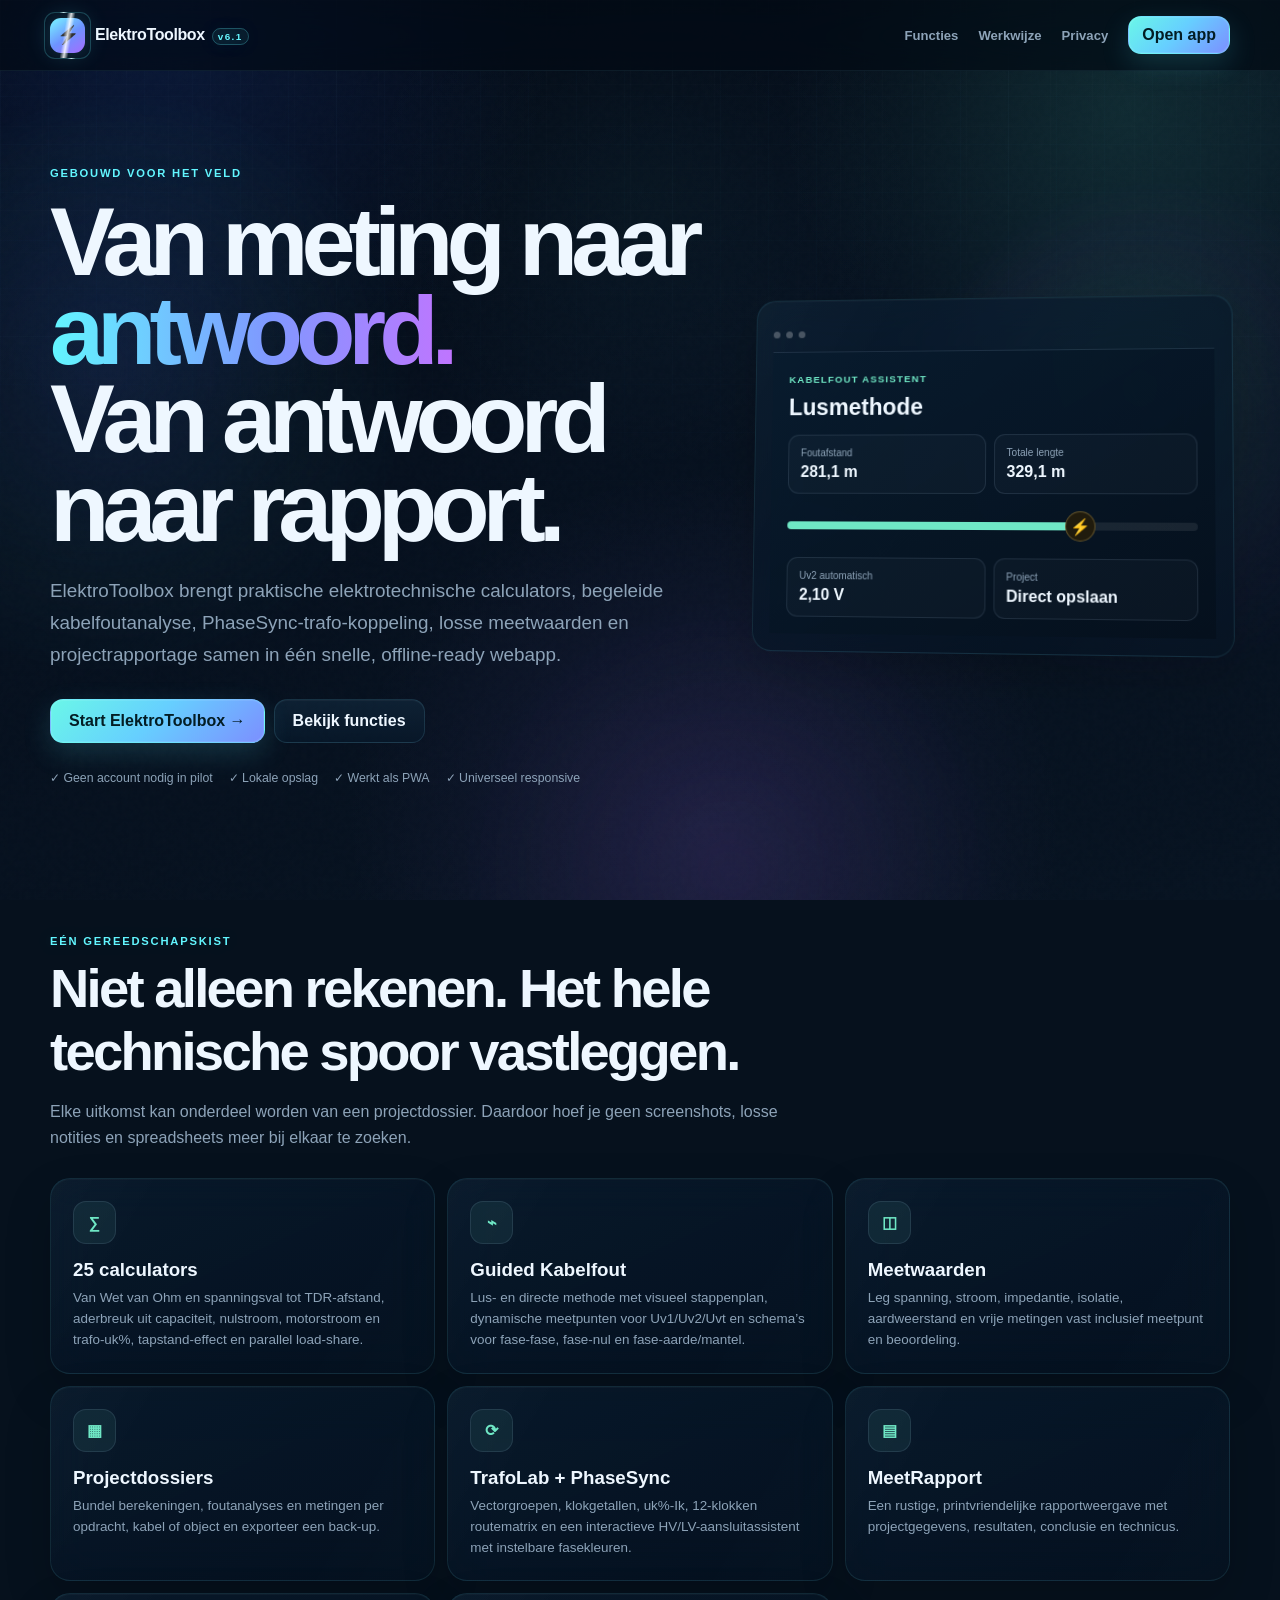
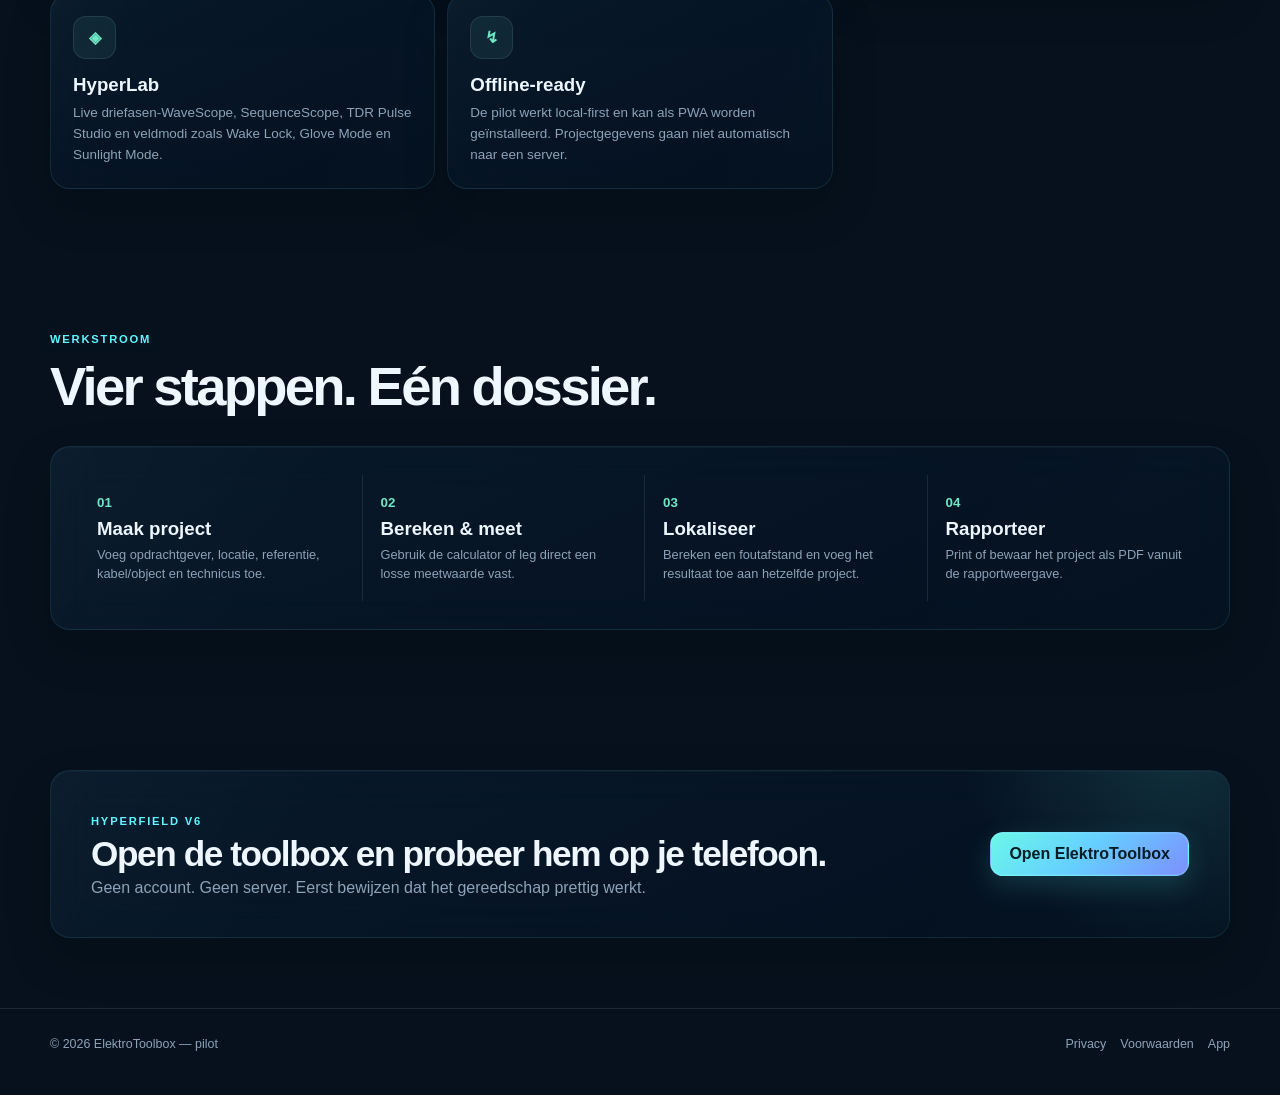
<file: index.html>
<!doctype html>
<html lang="nl" data-theme="dark">
<head>
  <meta charset="utf-8">
  <meta name="viewport" content="width=device-width,initial-scale=1">
  <meta name="theme-color" content="#06111d">
  <meta name="description" content="ElektroToolbox combineert elektrotechnische calculators, kabelfoutanalyse, metingen en projectrapportage in één snelle webapp.">
  <title>ElektroToolbox — rekenen, lokaliseren, rapporteren</title>
  <link rel="icon" href="assets/favicon.svg" type="image/svg+xml">
  <link rel="manifest" href="manifest.webmanifest">
  <link rel="stylesheet" href="assets/styles.css?v=6.1.1">
  <link rel="stylesheet" href="assets/v5-futuristic.css?v=6.1.1">
  <link rel="stylesheet" href="assets/v6-hyperfield.css?v=6.1.1">
</head>
<body class="site-body">
  <div class="app-bg" aria-hidden="true"></div>
  <div class="v5-fx" aria-hidden="true"><span class="v5-orb orb-a"></span><span class="v5-orb orb-b"></span><span class="v5-orb orb-c"></span><span class="v5-grid"></span><span class="v5-scan"></span><span class="v5-noise"></span></div>
  <header class="site-header"><div class="site-shell">
    <a class="brand" href="index.html"><span class="brand-mark"><span>⚡</span></span><span><b>Elektro</b>Toolbox <small>v6.1</small></span></a>
    <nav class="site-nav"><a href="#functies">Functies</a><a href="#workflow">Werkwijze</a><a href="privacy.html">Privacy</a><a class="btn btn-primary btn-compact" href="app.html">Open app</a></nav>
  </div></header>

  <main>
    <section class="site-shell hero">
      <div class="hero-copy">
        <span class="eyebrow">Gebouwd voor het veld</span>
        <h1>Van meting naar <span>antwoord.</span><br>Van antwoord naar rapport.</h1>
        <p>ElektroToolbox brengt praktische elektrotechnische calculators, begeleide kabelfoutanalyse, PhaseSync-trafo-koppeling, losse meetwaarden en projectrapportage samen in één snelle, offline-ready webapp.</p>
        <div class="hero-actions"><a class="btn btn-primary btn-large" href="app.html">Start ElektroToolbox →</a><a class="btn btn-secondary btn-large" href="#functies">Bekijk functies</a></div>
        <div class="hero-proof"><span>✓ Geen account nodig in pilot</span><span>✓ Lokale opslag</span><span>✓ Werkt als PWA</span><span>✓ Universeel responsive</span></div>
      </div>
      <div class="card hero-preview" aria-hidden="true">
        <div class="preview-top"><span class="preview-dot"></span><span class="preview-dot"></span><span class="preview-dot"></span></div>
        <div class="preview-screen">
          <span class="preview-label">KABELFOUT ASSISTENT</span>
          <div class="preview-title">Lusmethode</div>
          <div class="preview-metrics"><div><small>Foutafstand</small><strong>281,1 m</strong></div><div><small>Totale lengte</small><strong>329,1 m</strong></div></div>
          <div class="preview-cable"></div>
          <div class="preview-metrics"><div><small>Uv2 automatisch</small><strong>2,10 V</strong></div><div><small>Project</small><strong>Direct opslaan</strong></div></div>
        </div>
      </div>
    </section>

    <section class="site-section" id="functies"><div class="site-shell">
      <div class="section-title"><span class="eyebrow">Eén gereedschapskist</span><h2>Niet alleen rekenen. Het hele technische spoor vastleggen.</h2><p>Elke uitkomst kan onderdeel worden van een projectdossier. Daardoor hoef je geen screenshots, losse notities en spreadsheets meer bij elkaar te zoeken.</p></div>
      <div class="feature-grid">
        <article class="card feature-card"><span>∑</span><h3>25 calculators</h3><p>Van Wet van Ohm en spanningsval tot TDR-afstand, aderbreuk uit capaciteit, nulstroom, motorstroom en trafo-uk%, tapstand-effect en parallel load-share.</p></article>
        <article class="card feature-card"><span>⌁</span><h3>Guided Kabelfout</h3><p>Lus- en directe methode met visueel stappenplan, dynamische meetpunten voor Uv1/Uv2/Uvt en schema’s voor fase-fase, fase-nul en fase-aarde/mantel.</p></article>
        <article class="card feature-card"><span>◫</span><h3>Meetwaarden</h3><p>Leg spanning, stroom, impedantie, isolatie, aardweerstand en vrije metingen vast inclusief meetpunt en beoordeling.</p></article>
        <article class="card feature-card"><span>▦</span><h3>Projectdossiers</h3><p>Bundel berekeningen, foutanalyses en metingen per opdracht, kabel of object en exporteer een back-up.</p></article>
        <article class="card feature-card"><span>⟳</span><h3>TrafoLab + PhaseSync</h3><p>Vectorgroepen, klokgetallen, uk%-Ik, 12-klokken routematrix en een interactieve HV/LV-aansluitassistent met instelbare fasekleuren.</p></article><article class="card feature-card"><span>▤</span><h3>MeetRapport</h3><p>Een rustige, printvriendelijke rapportweergave met projectgegevens, resultaten, conclusie en technicus.</p></article>
        <article class="card feature-card"><span>◈</span><h3>HyperLab</h3><p>Live driefasen-WaveScope, SequenceScope, TDR Pulse Studio en veldmodi zoals Wake Lock, Glove Mode en Sunlight Mode.</p></article>
        <article class="card feature-card"><span>↯</span><h3>Offline-ready</h3><p>De pilot werkt local-first en kan als PWA worden geïnstalleerd. Projectgegevens gaan niet automatisch naar een server.</p></article>
      </div>
    </div></section>

    <section class="site-section" id="workflow"><div class="site-shell">
      <div class="section-title"><span class="eyebrow">Werkstroom</span><h2>Vier stappen. Eén dossier.</h2></div>
      <div class="card workflow-band"><div><small>01</small><h3>Maak project</h3><p>Voeg opdrachtgever, locatie, referentie, kabel/object en technicus toe.</p></div><div><small>02</small><h3>Bereken & meet</h3><p>Gebruik de calculator of leg direct een losse meetwaarde vast.</p></div><div><small>03</small><h3>Lokaliseer</h3><p>Bereken een foutafstand en voeg het resultaat toe aan hetzelfde project.</p></div><div><small>04</small><h3>Rapporteer</h3><p>Print of bewaar het project als PDF vanuit de rapportweergave.</p></div></div>
    </div></section>

    <section class="site-section"><div class="site-shell"><div class="card cta-card"><div><span class="eyebrow">Hyperfield v6</span><h2>Open de toolbox en probeer hem op je telefoon.</h2><p>Geen account. Geen server. Eerst bewijzen dat het gereedschap prettig werkt.</p></div><a class="btn btn-primary btn-large" href="app.html">Open ElektroToolbox</a></div></div></section>
  </main>

  <footer class="site-footer"><div class="site-shell"><span>© 2026 ElektroToolbox — pilot</span><nav><a href="privacy.html">Privacy</a><a href="voorwaarden.html">Voorwaarden</a><a href="app.html">App</a></nav></div></footer>
  <script>if(localStorage.getItem('elektrotoolbox_v6')||localStorage.getItem('elektrotoolbox_v5')||localStorage.getItem('elektrotoolbox_v4')||localStorage.getItem('elektrotoolbox_v3')||localStorage.getItem('elektrotoolbox_v2')){try{const s=JSON.parse(localStorage.getItem('elektrotoolbox_v6')||localStorage.getItem('elektrotoolbox_v5')||localStorage.getItem('elektrotoolbox_v4')||localStorage.getItem('elektrotoolbox_v3')||localStorage.getItem('elektrotoolbox_v2'));document.documentElement.dataset.theme=s.settings?.theme==='light'?'light':'dark';}catch(e){}}</script>
</body>
</html>
</file>
<file: assets/styles.css>
:root{
  --bg:#06111d;--bg-2:#0a1726;--panel:rgba(15,31,49,.78);--panel-solid:#0e2033;--panel-2:#12283f;
  --text:#eef7ff;--muted:#8da3b8;--line:rgba(169,206,232,.12);--line-strong:rgba(169,206,232,.2);
  --accent:#6fe7c5;--accent-2:#6bb5ff;--warning:#ffd46a;--danger:#ff7e88;--ok:#72e79d;
  --shadow:0 18px 50px rgba(0,0,0,.25);--radius:20px;--radius-sm:13px;--topbar:72px;
}
html[data-theme="light"]{--bg:#edf4f8;--bg-2:#f7fafc;--panel:rgba(255,255,255,.88);--panel-solid:#fff;--panel-2:#f4f8fb;--text:#112435;--muted:#5e7182;--line:rgba(20,52,75,.1);--line-strong:rgba(20,52,75,.18);--shadow:0 18px 44px rgba(43,74,96,.12)}
*{box-sizing:border-box}html{scroll-behavior:smooth}body{margin:0;font-family:Inter,ui-sans-serif,-apple-system,BlinkMacSystemFont,"Segoe UI",sans-serif;background:var(--bg);color:var(--text);-webkit-font-smoothing:antialiased}button,input,select,textarea{font:inherit}button{touch-action:manipulation}a{color:inherit;text-decoration:none}.app-body{min-height:100vh;padding-bottom:90px;overflow-x:hidden}.app-bg{position:fixed;inset:0;z-index:-2;background:radial-gradient(circle at 8% 0%,rgba(107,181,255,.12),transparent 28%),radial-gradient(circle at 85% 8%,rgba(111,231,197,.1),transparent 24%),linear-gradient(180deg,var(--bg),var(--bg-2))}.app-bg:after{content:"";position:absolute;inset:0;background-image:linear-gradient(rgba(255,255,255,.015) 1px,transparent 1px),linear-gradient(90deg,rgba(255,255,255,.015) 1px,transparent 1px);background-size:42px 42px;mask-image:linear-gradient(to bottom,black,transparent 70%)}
.topbar{height:var(--topbar);position:sticky;top:0;z-index:50;border-bottom:1px solid var(--line);background:color-mix(in srgb,var(--bg) 88%,transparent);backdrop-filter:blur(22px);-webkit-backdrop-filter:blur(22px)}.topbar-inner{width:min(1480px,calc(100% - 28px));height:100%;margin:auto;display:grid;grid-template-columns:250px minmax(240px,420px) 1fr;align-items:center;gap:18px}.brand{display:flex;align-items:center;gap:10px;font-weight:700;letter-spacing:-.02em}.brand b{font-weight:850}.brand small{font-size:.62rem;color:var(--accent);border:1px solid color-mix(in srgb,var(--accent) 35%,transparent);border-radius:999px;padding:2px 5px;margin-left:3px}.brand-mark{width:35px;height:35px;border-radius:11px;display:grid;place-items:center;background:linear-gradient(145deg,var(--accent),var(--accent-2));box-shadow:0 8px 22px rgba(74,190,218,.2);color:#052229}.brand-mark.small{width:32px;height:32px}.brand-mark span{filter:grayscale(1) brightness(.25);font-size:18px}.project-switcher{display:grid;grid-template-columns:auto 1fr;align-items:center;gap:10px}.project-switcher label{font-size:.72rem;color:var(--muted);text-transform:uppercase;letter-spacing:.08em;font-weight:800}.project-switcher select{min-width:0;width:100%;background:var(--panel);border:1px solid var(--line);color:var(--text);padding:9px 34px 9px 11px;border-radius:11px}.top-actions{display:flex;justify-content:flex-end;align-items:center;gap:8px}
.app-shell{width:min(1480px,calc(100% - 28px));margin:22px auto 0;display:grid;grid-template-columns:250px minmax(0,1fr);gap:20px}.sidebar{position:sticky;top:calc(var(--topbar) + 20px);align-self:start;height:calc(100vh - var(--topbar) - 42px);display:flex;flex-direction:column;justify-content:space-between}.nav-stack{display:flex;flex-direction:column;gap:4px}.nav-item{border:0;background:transparent;color:var(--muted);display:flex;align-items:center;gap:12px;padding:11px 13px;border-radius:12px;cursor:pointer;text-align:left}.nav-item span{width:27px;height:27px;border-radius:9px;border:1px solid var(--line);display:grid;place-items:center;color:var(--muted)}.nav-item b{font-size:.92rem}.nav-item:hover,.nav-item.active{background:linear-gradient(90deg,rgba(111,231,197,.12),rgba(107,181,255,.05));color:var(--text)}.nav-item.active span{background:rgba(111,231,197,.14);color:var(--accent);border-color:rgba(111,231,197,.25)}.sidebar-card{border:1px solid var(--line);background:var(--panel);padding:15px;border-radius:16px;box-shadow:var(--shadow)}.sidebar-card p{margin:8px 0 0;color:var(--muted);font-size:.78rem;line-height:1.5}.online-row{display:flex;gap:8px;align-items:center;font-size:.8rem;font-weight:800}.status-dot{width:8px;height:8px;border-radius:50%;background:var(--accent);box-shadow:0 0 0 5px rgba(111,231,197,.08)}
.main-panel{min-width:0}.view{display:none}.view.active{display:block}.page-head{display:flex;align-items:flex-end;justify-content:space-between;gap:18px;margin:6px 0 18px}.page-head h1{font-size:clamp(2rem,4vw,3rem);margin:6px 0 7px;letter-spacing:-.045em;line-height:1}.page-head p{margin:0;color:var(--muted);line-height:1.55}.eyebrow,.micro-label{font-size:.7rem;text-transform:uppercase;letter-spacing:.14em;font-weight:900;color:var(--accent)}.micro-label{font-size:.62rem}.head-actions{display:flex;gap:9px;flex-wrap:wrap}.card{border:1px solid var(--line);background:linear-gradient(180deg,color-mix(in srgb,var(--panel) 92%,white 2%),var(--panel));border-radius:var(--radius);box-shadow:0 10px 30px rgba(0,0,0,.08)}.premium-card{position:relative;overflow:hidden}.premium-card:before{content:"";position:absolute;width:330px;height:330px;border-radius:50%;right:-120px;top:-170px;background:radial-gradient(circle,rgba(111,231,197,.16),transparent 65%)}
.btn{appearance:none;border:1px solid var(--line);background:var(--panel-2);color:var(--text);border-radius:12px;padding:10px 15px;font-weight:800;cursor:pointer;transition:.18s ease;display:inline-flex;align-items:center;justify-content:center;gap:7px}.btn:hover{transform:translateY(-1px);border-color:var(--line-strong)}.btn:active{transform:translateY(0)}.btn:disabled{opacity:.45;cursor:not-allowed;transform:none}.btn-primary{border-color:rgba(111,231,197,.2);background:linear-gradient(135deg,var(--accent),#56cbd7);color:#05232a;box-shadow:0 9px 24px rgba(76,203,189,.18)}.btn-secondary{background:rgba(255,255,255,.035)}.btn-ghost{background:transparent;border-color:transparent;color:var(--muted)}.btn-danger{color:#ffdadd;background:rgba(255,126,136,.08);border-color:rgba(255,126,136,.18)}.btn-compact{padding:9px 13px}.btn-large{padding:12px 18px}.icon-btn{width:39px;height:39px;display:grid;place-items:center;border-radius:11px;border:1px solid var(--line);background:rgba(255,255,255,.035);color:var(--text);cursor:pointer;font-size:1rem}.text-btn{background:none;border:0;color:var(--accent);cursor:pointer;font-weight:800;font-size:.78rem}
.hero-dashboard{padding:28px;display:flex;justify-content:space-between;align-items:center;gap:26px;min-height:190px}.hero-dashboard h2{font-size:clamp(1.6rem,3vw,2.5rem);margin:10px 0 7px;letter-spacing:-.035em}.hero-dashboard p{margin:0;color:var(--muted)}.hero-dashboard-actions{display:flex;gap:9px;margin-top:22px}.project-score{display:flex;align-items:center;gap:16px;min-width:250px}.score-ring{width:102px;height:102px;border-radius:50%;display:grid;place-items:center;align-content:center;background:conic-gradient(var(--accent) var(--score,10%),rgba(255,255,255,.07) 0);position:relative}.score-ring:after{content:"";position:absolute;inset:8px;border-radius:50%;background:var(--panel-solid)}.score-ring>*{z-index:1}.score-ring strong{font-size:1.9rem}.score-ring span{font-size:.68rem;color:var(--muted)}.project-score>div:last-child{display:flex;flex-direction:column;gap:5px}.project-score small{color:var(--muted)}
.stat-grid{display:grid;grid-template-columns:repeat(4,1fr);gap:12px;margin-top:12px}.stat-card{padding:17px;display:flex;align-items:center;gap:13px}.stat-icon{width:42px;height:42px;border-radius:12px;background:rgba(107,181,255,.08);border:1px solid rgba(107,181,255,.12);display:grid;place-items:center;color:var(--accent-2);font-weight:900}.stat-card div{display:flex;flex-direction:column;gap:3px}.stat-card small{color:var(--muted);font-size:.74rem}.stat-card strong{font-size:1.38rem}.dashboard-columns{display:grid;grid-template-columns:1fr 1fr;gap:12px;margin-top:12px}.section-card{padding:20px}.section-card-head{display:flex;align-items:flex-start;justify-content:space-between;margin-bottom:12px}.section-card-head h2{margin:5px 0 0;font-size:1.22rem}.workflow-list{display:flex;flex-direction:column}.workflow-item{border:0;border-top:1px solid var(--line);background:transparent;color:var(--text);display:grid;grid-template-columns:42px 1fr auto;gap:10px;align-items:center;text-align:left;padding:13px 2px;cursor:pointer}.workflow-item:first-child{border-top:0}.workflow-num{font-size:.68rem;color:var(--accent);font-weight:900;letter-spacing:.09em}.workflow-item div{display:flex;flex-direction:column;gap:3px}.workflow-item small{color:var(--muted)}.activity-list{min-height:195px}.activity-item{display:grid;grid-template-columns:9px 1fr auto;gap:11px;align-items:start;padding:12px 0;border-top:1px solid var(--line)}.activity-item:first-child{border-top:0}.activity-dot{width:7px;height:7px;background:var(--accent-2);border-radius:50%;margin-top:7px}.activity-item b{display:block;font-size:.88rem}.activity-item small{color:var(--muted);display:block;margin-top:3px}.activity-item time{font-size:.68rem;color:var(--muted)}.activity-empty{padding:30px 4px;color:var(--muted);font-size:.88rem}.safety-banner{margin-top:12px;border:1px solid rgba(255,212,106,.16);background:rgba(255,212,106,.06);color:#ffebaf;border-radius:15px;padding:14px 17px;display:flex;gap:8px;align-items:flex-start;font-size:.83rem;line-height:1.5}.safety-banner span{color:color-mix(in srgb,#ffebaf 76%,var(--muted))}
.tool-toolbar{padding:13px;display:flex;align-items:center;justify-content:space-between;gap:12px;margin-bottom:14px}.search-box{flex:1;display:flex;align-items:center;gap:8px;border:1px solid var(--line);background:rgba(0,0,0,.08);border-radius:12px;padding:0 11px}.search-box input{width:100%;border:0;background:transparent;color:var(--text);outline:0;padding:10px 0}.search-box input::placeholder{color:var(--muted)}.filter-chips{display:flex;gap:6px;flex-wrap:wrap}.chip{border:1px solid var(--line);background:transparent;color:var(--muted);padding:7px 10px;border-radius:999px;font-size:.72rem;font-weight:800;cursor:pointer}.chip.active{background:rgba(111,231,197,.1);color:var(--accent);border-color:rgba(111,231,197,.22)}.calculator-grid{display:grid;grid-template-columns:repeat(3,minmax(0,1fr));gap:12px}.tool-card{padding:18px;cursor:pointer;transition:.18s ease;position:relative;overflow:hidden}.tool-card:hover{transform:translateY(-2px);border-color:rgba(111,231,197,.22)}.tool-icon{width:42px;height:42px;border-radius:13px;display:grid;place-items:center;background:linear-gradient(135deg,rgba(111,231,197,.1),rgba(107,181,255,.08));border:1px solid var(--line);font-weight:900;color:var(--accent)}.tool-card h3{margin:15px 0 7px;font-size:1.02rem}.tool-card p{margin:0;color:var(--muted);font-size:.8rem;line-height:1.5;min-height:38px}.tool-meta{display:flex;justify-content:space-between;align-items:center;margin-top:14px;color:var(--muted);font-size:.69rem}.tool-meta span:first-child{text-transform:uppercase;letter-spacing:.08em}.tool-arrow{font-size:1rem;color:var(--accent)}
.method-tabs{display:inline-flex;padding:4px;border:1px solid var(--line);background:var(--panel);border-radius:13px;margin-bottom:12px}.method-tabs button{border:0;background:transparent;color:var(--muted);padding:9px 14px;border-radius:9px;font-weight:800;cursor:pointer}.method-tabs button.active{background:rgba(111,231,197,.11);color:var(--text)}.fault-workspace{display:grid;grid-template-columns:minmax(0,1.1fr) minmax(360px,.9fr);gap:12px}.fault-form-card,.cable-card{padding:22px}.method{display:none}.method.active{display:block}.method-title{display:flex;justify-content:space-between;align-items:flex-start;gap:12px}.method-title h2{margin:6px 0 0;font-size:1.45rem}.step-badge{font-size:.62rem;letter-spacing:.12em;font-weight:900;color:var(--accent)}.formula-pill{font-family:ui-monospace,SFMono-Regular,Menlo,monospace;font-size:.7rem;color:var(--accent-2);border:1px solid rgba(107,181,255,.15);background:rgba(107,181,255,.06);padding:7px 9px;border-radius:10px}.muted{color:var(--muted);line-height:1.55;font-size:.84rem}.field-grid{display:grid;grid-template-columns:repeat(2,minmax(0,1fr));gap:11px;margin-top:16px}.field{display:flex;flex-direction:column;gap:6px}.field.full{grid-column:1/-1}.field>span{font-size:.72rem;color:var(--muted);font-weight:800}.field input,.field select,.field textarea{width:100%;border:1px solid var(--line);background:rgba(3,14,24,.32);color:var(--text);border-radius:11px;padding:11px 12px;outline:0;transition:.16s}.field textarea{resize:vertical}.field input:focus,.field select:focus,.field textarea:focus{border-color:rgba(111,231,197,.42);box-shadow:0 0 0 3px rgba(111,231,197,.07)}html[data-theme="light"] .field input,html[data-theme="light"] .field select,html[data-theme="light"] .field textarea{background:#fff}.field.readonly input{color:var(--accent)}.input-unit{position:relative}.input-unit input{padding-right:52px}.input-unit em{position:absolute;right:11px;top:50%;transform:translateY(-50%);font-style:normal;color:var(--muted);font-size:.72rem;font-weight:800}.form-actions{display:flex;gap:8px;margin-top:17px;flex-wrap:wrap}.inline-result{margin-top:14px;border:1px solid var(--line);background:rgba(111,231,197,.045);border-radius:13px;padding:14px;color:var(--muted);line-height:1.55}.inline-result strong{color:var(--text);font-size:1.04rem}.inline-result.error{background:rgba(255,126,136,.07);border-color:rgba(255,126,136,.16);color:#ffd1d5}.cable-card-head{display:flex;justify-content:space-between;align-items:flex-start}.cable-card-head h2{margin:6px 0 0;font-size:1.35rem}.result-badge{font-size:.68rem;padding:6px 8px;border:1px solid var(--line);border-radius:999px;color:var(--muted)}.cable-stage{margin:42px 4px 34px}.cable-track{height:11px;border-radius:999px;background:rgba(255,255,255,.08);position:relative;box-shadow:inset 0 0 0 1px var(--line)}.cable-progress{position:absolute;left:0;top:0;bottom:0;width:0;background:linear-gradient(90deg,var(--accent),var(--accent-2));border-radius:999px;transition:.45s cubic-bezier(.2,.8,.2,1)}.fault-pin{position:absolute;left:0;top:50%;transform:translate(-50%,-50%);width:34px;height:34px;border-radius:50%;display:grid;place-items:center;background:#211b0c;border:1px solid rgba(255,212,106,.45);box-shadow:0 0 0 7px rgba(255,212,106,.08);transition:.45s cubic-bezier(.2,.8,.2,1);opacity:.5}.fault-pin span{font-size:16px}.cable-end{font-size:.58rem;color:var(--muted);letter-spacing:.1em;font-weight:900;margin-bottom:8px}.cable-end.end{text-align:right;margin-top:8px;margin-bottom:0}.fault-kpis{display:grid;grid-template-columns:repeat(2,1fr);gap:9px}.fault-kpis>div{padding:13px;border:1px solid var(--line);background:rgba(255,255,255,.025);border-radius:12px}.fault-kpis small{display:block;color:var(--muted);font-size:.68rem;margin-bottom:5px}.fault-kpis strong{font-size:1.02rem}.measurement-checks{display:flex;flex-direction:column;gap:7px;margin-top:14px}.check-row{display:flex;align-items:flex-start;gap:8px;font-size:.76rem;color:var(--muted)}.check-icon{width:18px;height:18px;border-radius:50%;display:grid;place-items:center;background:rgba(114,231,157,.09);color:var(--ok);font-size:.65rem;flex:0 0 auto}
.table-card{padding:0;overflow:hidden}.table-toolbar{padding:17px 18px;border-bottom:1px solid var(--line)}.table-toolbar>div{display:flex;flex-direction:column;gap:3px}.table-toolbar small{color:var(--muted)}.table-wrap{overflow:auto}.data-table{width:100%;border-collapse:collapse;min-width:800px}.data-table th,.data-table td{padding:13px 16px;border-bottom:1px solid var(--line);text-align:left;font-size:.82rem}.data-table th{font-size:.66rem;color:var(--muted);text-transform:uppercase;letter-spacing:.09em}.data-table td small{display:block;color:var(--muted);margin-top:3px}.tag{display:inline-flex;padding:5px 8px;border-radius:999px;border:1px solid var(--line);font-size:.67rem;font-weight:800}.tag.ok{color:var(--ok);background:rgba(114,231,157,.07)}.tag.attention{color:var(--warning);background:rgba(255,212,106,.07)}.tag.fail{color:var(--danger);background:rgba(255,126,136,.07)}.tag.info{color:var(--accent-2);background:rgba(107,181,255,.07)}.row-actions{display:flex;gap:5px}.mini-btn{border:1px solid var(--line);background:transparent;color:var(--muted);border-radius:9px;padding:6px 8px;cursor:pointer}.empty-state{text-align:center;padding:46px 20px;color:var(--muted)}.empty-state>span{display:grid;place-items:center;margin:0 auto 12px;width:48px;height:48px;border-radius:15px;background:rgba(107,181,255,.07);font-size:1.2rem}.empty-state h3{margin:0 0 6px;color:var(--text)}.empty-state p{margin:0 auto 14px;max-width:460px;font-size:.84rem;line-height:1.5}
.project-grid{display:grid;grid-template-columns:repeat(3,minmax(0,1fr));gap:12px}.project-card{padding:18px;position:relative}.project-card.active{border-color:rgba(111,231,197,.28);box-shadow:inset 0 0 0 1px rgba(111,231,197,.08)}.project-card-top{display:flex;align-items:flex-start;justify-content:space-between;gap:10px}.project-card h3{margin:5px 0 7px}.project-card p{margin:0;color:var(--muted);font-size:.8rem;min-height:36px}.project-card-meta{display:grid;grid-template-columns:repeat(3,1fr);gap:7px;margin:15px 0}.project-card-meta div{padding:9px;border-radius:10px;background:rgba(255,255,255,.025);border:1px solid var(--line)}.project-card-meta small{display:block;color:var(--muted);font-size:.61rem}.project-card-meta b{font-size:.84rem}.project-card-actions{display:flex;gap:6px}.project-card-actions .btn{flex:1;padding:8px 10px;font-size:.75rem}.kebab{border:0;background:transparent;color:var(--muted);cursor:pointer;font-size:1.2rem}.active-label{font-size:.62rem;color:var(--accent);background:rgba(111,231,197,.08);border:1px solid rgba(111,231,197,.15);padding:5px 7px;border-radius:999px}
.report-paper{background:#fff;color:#132536;border-radius:20px;box-shadow:var(--shadow);padding:34px;max-width:1020px;margin:0 auto}.report-cover{display:flex;justify-content:space-between;align-items:center;padding-bottom:28px;border-bottom:2px solid #e3ebf0}.report-brand{display:flex;align-items:center;gap:11px}.report-brand>div{display:flex;flex-direction:column}.report-brand small{color:#6b7b89;font-size:.72rem}.report-ref{font-family:ui-monospace,SFMono-Regular,Menlo,monospace;color:#6b7b89;font-size:.75rem}.report-hero{padding:32px 0 24px}.report-hero .report-kicker{font-size:.7rem;font-weight:900;letter-spacing:.13em;color:#168d79}.report-hero h2{font-size:2.2rem;letter-spacing:-.045em;margin:8px 0 7px}.report-hero p{margin:0;color:#637382}.report-summary-grid{display:grid;grid-template-columns:repeat(4,1fr);gap:9px;margin-bottom:28px}.report-summary-grid>div{padding:12px;border-radius:12px;background:#f4f7f9;border:1px solid #e7edf1}.report-summary-grid small{display:block;color:#71808c;font-size:.65rem;margin-bottom:4px}.report-summary-grid b{font-size:1rem}.report-section{padding:23px 0;border-top:1px solid #e7edf1}.report-section-title{display:flex;gap:10px;align-items:center;margin-bottom:14px}.report-section-title span{font-size:.68rem;color:#168d79;font-weight:900}.report-section-title h2{font-size:1rem;margin:0}.report-detail-grid{display:grid;grid-template-columns:repeat(2,1fr);gap:8px}.report-detail{padding:10px 12px;border-radius:10px;background:#f7f9fa}.report-detail small{display:block;color:#73818d;font-size:.64rem;margin-bottom:3px}.report-detail b{font-size:.82rem}.report-entry{padding:13px 0;border-top:1px solid #edf1f3;display:grid;grid-template-columns:34px 1fr auto;gap:11px}.report-entry:first-child{border-top:0}.report-index{font-size:.7rem;color:#168d79;font-weight:900;padding-top:2px}.report-entry h3{font-size:.88rem;margin:0 0 5px}.report-entry .result-line{font-size:.84rem;font-weight:700}.report-entry .detail-line{color:#687987;font-size:.72rem;margin-top:4px}.report-entry .entry-time{color:#83919c;font-size:.65rem;white-space:nowrap}.empty-report{padding:24px;border:1px dashed #d8e1e7;border-radius:12px;color:#7a8994;text-align:center;font-size:.8rem}.report-conclusion{min-height:60px;background:#f7f9fa;border-radius:12px;padding:13px;font-size:.8rem;line-height:1.55;white-space:pre-wrap}.report-signoff{display:grid;grid-template-columns:1fr 1fr;gap:12px;margin-top:20px;padding-top:20px;border-top:2px solid #e3ebf0}.report-signoff div{display:flex;flex-direction:column}.report-signoff small{color:#73818d;font-size:.64rem}.report-signoff b{font-size:.84rem;margin-top:4px}.report-footer{margin-top:26px;color:#84929d;font-size:.62rem;line-height:1.45}.settings-grid{display:grid;grid-template-columns:1.1fr .9fr;gap:12px}.settings-card{padding:20px}.settings-card:first-child{grid-row:span 2}.settings-card h2{margin:0 0 5px;font-size:1.15rem}.settings-card>p{margin:0 0 12px;color:var(--muted);font-size:.82rem}.stack-actions{display:flex;flex-direction:column;gap:8px}.privacy-note{margin-top:14px;border:1px solid var(--line);border-radius:12px;padding:11px;color:var(--muted);font-size:.76rem;line-height:1.5}
.modal{border:0;padding:0;background:transparent;color:var(--text);max-width:none;width:100%;height:100%}.modal::backdrop{background:rgba(0,5,10,.68);backdrop-filter:blur(4px)}.modal-card{width:min(650px,calc(100% - 28px));max-height:calc(100vh - 42px);overflow:auto;margin:auto;background:var(--panel-solid);border:1px solid var(--line-strong);border-radius:22px;padding:22px;box-shadow:0 30px 90px rgba(0,0,0,.45)}.modal[open]{display:grid;place-items:center}.modal-head{display:flex;justify-content:space-between;gap:15px;align-items:flex-start;margin-bottom:14px}.modal-head h2{margin:5px 0 0;font-size:1.45rem;letter-spacing:-.025em}.modal-head p{color:var(--muted);margin:6px 0 0;font-size:.82rem}.modal-actions{display:flex;justify-content:flex-end;gap:8px;margin-top:17px}.tool-modal-card{width:min(760px,calc(100% - 28px))}.tool-formula{font-family:ui-monospace,SFMono-Regular,Menlo,monospace;color:var(--accent-2);font-size:.72rem;padding:9px 11px;border:1px solid var(--line);border-radius:10px;background:rgba(107,181,255,.04);margin-bottom:12px}.tool-result-panel{margin-top:15px;border-radius:14px;border:1px solid var(--line);background:linear-gradient(135deg,rgba(111,231,197,.06),rgba(107,181,255,.04));padding:15px;color:var(--muted);line-height:1.55}.tool-result-panel strong{color:var(--text);font-size:1.07rem}.tool-result-panel.error{color:#ffd1d5;background:rgba(255,126,136,.06);border-color:rgba(255,126,136,.16)}.help-copy{color:var(--muted);line-height:1.65;font-size:.86rem}.help-copy b{color:var(--text)}.toast-stack{position:fixed;right:18px;bottom:22px;z-index:100;display:flex;flex-direction:column;gap:8px;pointer-events:none}.toast{min-width:260px;max-width:360px;border:1px solid var(--line-strong);background:var(--panel-solid);box-shadow:var(--shadow);border-radius:13px;padding:11px 13px;display:flex;gap:9px;align-items:flex-start;animation:toastIn .2s ease}.toast b{font-size:.8rem;display:block}.toast small{color:var(--muted);display:block;margin-top:2px}.toast-icon{color:var(--accent)}@keyframes toastIn{from{transform:translateY(8px);opacity:0}to{transform:none;opacity:1}}
.bottom-nav{display:none}
/* landing */
.site-body{min-height:100vh;background:var(--bg);color:var(--text)}.site-shell{width:min(1180px,calc(100% - 32px));margin:auto}.site-header{position:sticky;top:0;z-index:30;border-bottom:1px solid var(--line);background:color-mix(in srgb,var(--bg) 88%,transparent);backdrop-filter:blur(18px)}.site-header .site-shell{height:70px;display:flex;align-items:center;justify-content:space-between}.site-nav{display:flex;align-items:center;gap:20px}.site-nav>a:not(.btn){font-size:.82rem;color:var(--muted);font-weight:700}.hero{display:grid;grid-template-columns:1.15fr .85fr;gap:48px;align-items:center;padding:92px 0 76px}.hero h1{font-size:clamp(3rem,7vw,6.4rem);line-height:.92;letter-spacing:-.065em;margin:17px 0 23px}.hero h1 span{background:linear-gradient(100deg,var(--accent),var(--accent-2));-webkit-background-clip:text;background-clip:text;color:transparent}.hero-copy>p{font-size:1.05rem;color:var(--muted);line-height:1.7;max-width:700px}.hero-actions{display:flex;gap:9px;margin:28px 0}.hero-proof{display:flex;gap:16px;flex-wrap:wrap;color:var(--muted);font-size:.77rem}.hero-preview{padding:17px;transform:rotate(1.2deg);position:relative}.preview-top{height:36px;border-bottom:1px solid var(--line);display:flex;align-items:center;gap:6px}.preview-dot{width:7px;height:7px;border-radius:50%;background:rgba(255,255,255,.25)}.preview-screen{padding:17px}.preview-label{font-size:.62rem;color:var(--accent);font-weight:900;letter-spacing:.12em}.preview-title{font-size:1.45rem;font-weight:800;margin:8px 0 14px}.preview-metrics{display:grid;grid-template-columns:1fr 1fr;gap:8px}.preview-metrics div{padding:12px;border-radius:11px;border:1px solid var(--line);background:rgba(255,255,255,.025)}.preview-metrics small{display:block;color:var(--muted);font-size:.63rem}.preview-metrics strong{display:block;margin-top:5px}.preview-cable{height:8px;border-radius:999px;background:linear-gradient(90deg,var(--accent) 0 72%,rgba(255,255,255,.08) 72%);margin:28px 0;position:relative}.preview-cable:after{content:"⚡";position:absolute;left:72%;top:50%;transform:translate(-50%,-50%);width:28px;height:28px;border-radius:50%;display:grid;place-items:center;background:#201b0d;border:1px solid rgba(255,212,106,.3)}.site-section{padding:70px 0}.section-title{max-width:740px;margin-bottom:28px}.section-title h2{font-size:clamp(2rem,4.5vw,3.4rem);letter-spacing:-.05em;margin:8px 0 10px}.section-title p{color:var(--muted);line-height:1.6}.feature-grid{display:grid;grid-template-columns:repeat(3,1fr);gap:12px}.feature-card{padding:22px}.feature-card span{display:grid;place-items:center;width:43px;height:43px;border-radius:13px;background:rgba(111,231,197,.08);border:1px solid var(--line);color:var(--accent);font-weight:900}.feature-card h3{margin:15px 0 7px}.feature-card p{margin:0;color:var(--muted);line-height:1.55;font-size:.84rem}.workflow-band{padding:28px;display:grid;grid-template-columns:repeat(4,1fr);gap:8px}.workflow-band div{padding:18px;border-left:1px solid var(--line)}.workflow-band div:first-child{border-left:0}.workflow-band small{color:var(--accent);font-weight:900}.workflow-band h3{margin:7px 0 5px}.workflow-band p{margin:0;color:var(--muted);font-size:.8rem;line-height:1.5}.cta-card{padding:40px;display:flex;align-items:center;justify-content:space-between;gap:30px}.cta-card h2{font-size:2.2rem;letter-spacing:-.04em;margin:5px 0}.cta-card p{margin:0;color:var(--muted)}.site-footer{padding:28px 0 44px;border-top:1px solid var(--line);color:var(--muted);font-size:.78rem}.site-footer .site-shell{display:flex;justify-content:space-between;gap:20px;flex-wrap:wrap}.site-footer nav{display:flex;gap:14px}
@media(max-width:1100px){.calculator-grid,.project-grid{grid-template-columns:repeat(2,1fr)}.fault-workspace{grid-template-columns:1fr}.cable-card{min-height:360px}.topbar-inner{grid-template-columns:220px 1fr auto}.settings-grid{grid-template-columns:1fr}.settings-card:first-child{grid-row:auto}.hero{grid-template-columns:1fr}.hero-preview{max-width:720px}.feature-grid{grid-template-columns:1fr 1fr}.workflow-band{grid-template-columns:1fr 1fr}.workflow-band div:nth-child(3){border-left:0}}
@media(max-width:900px){:root{--topbar:66px}.topbar-inner{grid-template-columns:1fr auto}.project-switcher{display:none}.app-shell{grid-template-columns:1fr;margin-top:14px}.sidebar{display:none}.bottom-nav{display:grid;position:fixed;z-index:55;bottom:max(10px,env(safe-area-inset-bottom));left:12px;right:12px;grid-template-columns:repeat(5,1fr);border:1px solid var(--line-strong);background:color-mix(in srgb,var(--panel-solid) 94%,transparent);backdrop-filter:blur(22px);border-radius:17px;padding:6px;box-shadow:var(--shadow)}.bottom-nav button{border:0;background:transparent;color:var(--muted);display:flex;flex-direction:column;align-items:center;gap:2px;padding:7px 2px;border-radius:11px}.bottom-nav button span{font-size:1rem}.bottom-nav button b{font-size:.61rem}.bottom-nav button.active{background:rgba(111,231,197,.1);color:var(--accent)}.stat-grid{grid-template-columns:repeat(2,1fr)}.dashboard-columns{grid-template-columns:1fr}.report-paper{border-radius:14px;padding:24px}}
@media(max-width:650px){.topbar-inner{width:min(100% - 20px,1480px)}.top-actions .btn{display:none}.brand{font-size:.9rem}.app-shell{width:calc(100% - 20px)}.page-head{align-items:flex-start;flex-direction:column;margin-top:2px}.page-head h1{font-size:2.15rem}.head-actions{width:100%}.head-actions .btn{flex:1}.hero-dashboard{padding:21px;align-items:flex-start;flex-direction:column}.project-score{min-width:0;width:100%;justify-content:space-between}.score-ring{width:82px;height:82px}.score-ring strong{font-size:1.5rem}.hero-dashboard-actions{width:100%}.hero-dashboard-actions .btn{flex:1;padding-inline:10px}.stat-grid{gap:8px}.stat-card{padding:13px}.stat-icon{width:36px;height:36px}.stat-card strong{font-size:1.15rem}.safety-banner{flex-direction:column}.tool-toolbar{align-items:stretch;flex-direction:column}.calculator-grid,.project-grid{grid-template-columns:1fr}.tool-card p{min-height:0}.field-grid{grid-template-columns:1fr}.field.full{grid-column:auto}.method-title{flex-direction:column}.fault-form-card,.cable-card{padding:17px}.fault-kpis{grid-template-columns:1fr 1fr}.report-paper{padding:18px}.report-cover{align-items:flex-start}.report-summary-grid{grid-template-columns:1fr 1fr}.report-detail-grid,.report-signoff{grid-template-columns:1fr}.report-entry{grid-template-columns:28px 1fr}.report-entry .entry-time{grid-column:2}.report-hero h2{font-size:1.65rem}.toast-stack{left:12px;right:12px;bottom:88px}.toast{min-width:0;max-width:none}.site-nav>a:not(.btn){display:none}.hero{padding-top:56px}.hero h1{font-size:3.35rem}.hero-actions{flex-direction:column}.hero-actions .btn{width:100%}.feature-grid,.workflow-band{grid-template-columns:1fr}.workflow-band div{border-left:0;border-top:1px solid var(--line)}.workflow-band div:first-child{border-top:0}.cta-card{padding:27px;align-items:flex-start;flex-direction:column}.cta-card h2{font-size:1.8rem}}
@media print{body{background:#fff!important}.app-bg,.topbar,.sidebar,.bottom-nav,.page-head.no-print,.toast-stack{display:none!important}.app-shell{display:block;width:100%;margin:0}.view{display:none!important}#view-report{display:block!important}.report-paper{max-width:none;box-shadow:none;border-radius:0;padding:0}.report-entry,.report-section{break-inside:avoid}.report-footer{position:static}.report-cover{padding-top:0}}

/* v4 — guided field schematic + TrafoLab / PhaseSync */
.fault-side-stack{display:flex;flex-direction:column;gap:12px;min-width:0}.fault-schema-card{padding:20px;overflow:hidden}.schema-controls{display:grid;grid-template-columns:repeat(4,minmax(0,1fr));gap:8px;margin:14px 0}.mini-field{display:flex;flex-direction:column;gap:6px;min-width:0}.mini-field>span{font-size:.66rem;letter-spacing:.06em;text-transform:uppercase;color:var(--muted);font-weight:800}.mini-field select,.mini-field input{width:100%;border:1px solid var(--line);background:rgba(255,255,255,.035);color:var(--text);border-radius:10px;padding:9px 10px;outline:none}.mini-field select:focus,.mini-field input:focus{border-color:color-mix(in srgb,var(--accent) 65%,transparent);box-shadow:0 0 0 3px rgba(111,231,197,.08)}.fault-connection-diagram{border:1px solid var(--line);background:linear-gradient(180deg,rgba(4,13,22,.46),rgba(255,255,255,.018));border-radius:16px;overflow:hidden}.fault-connection-diagram svg{width:100%;height:auto;display:block}.schema-wire{stroke:var(--muted);stroke-width:4;stroke-linecap:round}.schema-active .schema-wire{stroke:var(--accent-2);filter:drop-shadow(0 0 5px rgba(107,181,255,.22))}.schema-muted{opacity:.27}.schema-label,.schema-side-title,.schema-small,.schema-foot,.schema-probes text{fill:var(--muted);font-family:Inter,system-ui,sans-serif}.schema-label{font-size:13px;font-weight:900}.schema-side-title{font-size:12px;font-weight:900;letter-spacing:.1em}.schema-small{font-size:10px;font-weight:800}.schema-foot{font-size:9px}.schema-source{fill:color-mix(in srgb,var(--panel-solid) 88%,var(--accent));stroke:var(--accent);stroke-width:1.4}.schema-source-text{fill:var(--text);font-size:11px;font-weight:900}.schema-jumper{fill:none;stroke:var(--warning);stroke-width:5;stroke-linecap:round}.schema-fault-ring{fill:color-mix(in srgb,var(--danger) 12%,var(--panel-solid));stroke:var(--danger);stroke-width:1.5}.schema-bolt{fill:var(--warning)}.schema-probes circle{fill:var(--panel-solid);stroke:var(--accent);stroke-width:2}.schema-probes text{font-size:11px;font-weight:900;fill:var(--accent)}.schema-legend{font-size:.76rem;color:var(--muted);line-height:1.55;padding:10px 2px 0}.schema-legend b{color:var(--text)}

.preset-strip{padding:14px 16px;display:flex;align-items:center;justify-content:space-between;gap:18px;margin-bottom:12px}.preset-strip>div:first-child{display:flex;flex-direction:column;gap:2px;min-width:130px}.preset-chips{display:flex;gap:7px;flex-wrap:wrap;justify-content:flex-end}.trafo-layout{display:grid;grid-template-columns:1fr 1fr;gap:12px}.trafo-layout>.card{padding:20px}.vector-designation{font-family:ui-monospace,SFMono-Regular,Menlo,monospace;font-weight:900;font-size:1.2rem;color:var(--accent);padding:7px 11px;border:1px solid color-mix(in srgb,var(--accent) 25%,transparent);border-radius:10px;background:rgba(111,231,197,.06)}.clock-slider-row{display:grid;grid-template-columns:1fr 48px;gap:12px;align-items:center}.clock-slider-row input[type=range]{accent-color:var(--accent);width:100%}.clock-slider-row strong{display:grid;place-items:center;height:42px;border:1px solid var(--line);border-radius:10px;background:rgba(255,255,255,.025);font-size:1.15rem}.trafo-explain{margin-top:14px;border:1px solid var(--line);background:rgba(107,181,255,.035);border-radius:13px;padding:13px;display:flex;flex-direction:column;gap:5px}.trafo-explain strong{font-family:ui-monospace,SFMono-Regular,Menlo,monospace;font-size:1.05rem;color:var(--accent-2)}.trafo-explain span{font-size:.8rem}.trafo-explain small{font-size:.7rem;color:var(--muted);line-height:1.5}.vector-clock{display:grid;place-items:center;min-height:330px}.vector-clock svg{width:min(100%,330px);height:auto}.clock-face{fill:rgba(255,255,255,.015);stroke:var(--line-strong);stroke-width:1.4}.clock-tick{stroke:var(--muted);stroke-width:1.3}.clock-number{fill:var(--muted);font-size:10px;font-weight:800}.hv-vector{stroke:var(--accent-2);stroke-width:3;fill:var(--accent-2)}.lv-vector{stroke:var(--accent);stroke-width:3;fill:var(--accent)}.vector-label{font-size:12px;font-weight:900}.clock-center{fill:var(--text)}.winding-panels{display:grid;grid-template-columns:1fr 42px 1fr;align-items:center;gap:8px;min-height:250px}.winding-panels>div:not(.trafo-core-symbol){text-align:center}.winding-panels small{display:block;color:var(--muted);font-weight:900;letter-spacing:.08em;margin-bottom:4px}.winding-panels svg{width:100%;max-width:260px;height:auto}.winding-line{fill:none;stroke:var(--accent-2);stroke-width:4;stroke-linejoin:round;stroke-linecap:round}.winding-panels>div:last-child .winding-line{stroke:var(--accent)}.winding-neutral{fill:var(--panel-solid);stroke:var(--warning);stroke-width:2}.neutral-line{stroke:var(--warning);stroke-width:2;stroke-dasharray:4 4}.winding-panels text{fill:var(--text);font-size:12px;font-weight:900}.trafo-core-symbol{display:flex;justify-content:center;gap:6px;color:var(--muted);font-size:3.5rem;opacity:.6}.trafo-kpis{display:grid;grid-template-columns:repeat(2,1fr);gap:8px;margin-top:14px}.trafo-kpis>div{border:1px solid var(--line);border-radius:12px;padding:11px;background:rgba(255,255,255,.02)}.trafo-kpis small{display:block;color:var(--muted);font-size:.66rem}.trafo-kpis strong{display:block;margin-top:5px;font-size:.96rem}.trafo-kpis>div:nth-child(5){grid-column:1/-1}.trafo-error{grid-column:1/-1;color:var(--danger)}.micro-note{font-size:.68rem;color:var(--muted);line-height:1.55;margin:12px 0 0}.parallel-card{padding:20px;margin-top:12px}.parallel-grid{display:grid;grid-template-columns:1fr 1fr 1.1fr;gap:12px;margin-top:12px}.parallel-unit{border:1px solid var(--line);border-radius:14px;padding:14px;display:grid;grid-template-columns:1fr 1fr;gap:10px}.parallel-unit>b{grid-column:1/-1}.parallel-unit .mini-field:first-of-type{grid-column:1/-1}.parallel-result{display:flex;flex-direction:column;gap:7px}.parallel-check{display:flex;align-items:center;gap:9px;border:1px solid var(--line);border-radius:11px;padding:9px 10px;background:rgba(255,255,255,.02)}.parallel-check>span{width:24px;height:24px;border-radius:50%;display:grid;place-items:center;font-weight:900}.parallel-check.ok>span{background:rgba(114,231,157,.1);color:var(--ok)}.parallel-check.warn>span{background:rgba(255,212,106,.1);color:var(--warning)}.parallel-check small{display:block;color:var(--muted);font-size:.62rem}.parallel-check b{display:block;font-size:.76rem;margin-top:2px}.result-badge.good{border-color:rgba(114,231,157,.25);color:var(--ok);background:rgba(114,231,157,.07)}

@media(max-width:1100px){.schema-controls{grid-template-columns:1fr 1fr}.trafo-layout{grid-template-columns:1fr}.parallel-grid{grid-template-columns:1fr 1fr}.parallel-result{grid-column:1/-1;display:grid;grid-template-columns:repeat(2,1fr)}}
@media(max-width:650px){.schema-controls{grid-template-columns:1fr 1fr}.fault-schema-card{padding:15px}.schema-legend{font-size:.7rem}.preset-strip{align-items:flex-start;flex-direction:column}.preset-chips{justify-content:flex-start}.trafo-layout>.card,.parallel-card{padding:16px}.vector-clock{min-height:280px}.winding-panels{grid-template-columns:1fr 26px 1fr;min-height:190px}.trafo-core-symbol{font-size:2.5rem}.trafo-kpis{grid-template-columns:1fr 1fr}.parallel-grid{grid-template-columns:1fr}.parallel-result{grid-column:auto;grid-template-columns:1fr}.bottom-nav{grid-template-columns:repeat(5,1fr)}}

/* v4 — guided cable workflow + PhaseSync */
.fault-guide{border:1px solid color-mix(in srgb,var(--accent) 24%,var(--line));background:linear-gradient(145deg,rgba(111,231,197,.07),rgba(107,181,255,.035));border-radius:16px;padding:15px;margin-bottom:18px}.fault-guide-head{display:flex;justify-content:space-between;gap:18px;align-items:flex-start}.fault-guide-head h3{margin:4px 0 5px;font-size:1.05rem}.fault-guide-head p{margin:0;color:var(--muted);font-size:.76rem;line-height:1.5;max-width:720px}.guide-counter{border:1px solid var(--line);border-radius:999px;padding:6px 9px;color:var(--accent);font-size:.7rem;font-weight:900;white-space:nowrap}.guide-steps{display:grid;grid-template-columns:repeat(6,minmax(0,1fr));gap:6px;margin-top:13px}.guide-step{appearance:none;border:1px solid var(--line);background:rgba(255,255,255,.02);color:var(--muted);border-radius:11px;padding:8px 6px;display:flex;align-items:center;gap:6px;text-align:left;min-width:0;cursor:pointer}.guide-step span{width:23px;height:23px;display:grid;place-items:center;border-radius:50%;background:rgba(255,255,255,.05);font-size:.66rem;font-weight:900;flex:0 0 auto}.guide-step small{font-size:.6rem;line-height:1.25;overflow:hidden;text-overflow:ellipsis}.guide-step.active{border-color:color-mix(in srgb,var(--accent) 45%,transparent);background:rgba(111,231,197,.09);color:var(--text)}.guide-step.active span{background:var(--accent);color:#062018}.guide-step.done span{background:rgba(114,231,157,.12);color:var(--ok)}.guide-actions{display:flex;justify-content:space-between;gap:8px;margin-top:10px}.guide-actions .btn{padding:8px 12px;font-size:.72rem}.guide-actions .btn:disabled{opacity:.38;cursor:not-allowed}.schema-controls-five{grid-template-columns:repeat(5,minmax(0,1fr))}.schema-wire-outline{stroke:rgba(255,255,255,.22);stroke-width:7;stroke-linecap:round}.phase-wire{stroke-width:4.2}.fault-link-line{stroke:var(--danger);stroke-width:3;stroke-dasharray:6 5}.measure-bracket path{fill:none;stroke:var(--accent);stroke-width:2}.measure-bracket text{fill:var(--accent);font-size:11px;font-weight:900}.measure-bracket.uvt path,.measure-bracket.uvt text{stroke:var(--warning);fill:var(--warning)}.current-arrows text{fill:var(--accent-2);font-size:10px;font-weight:900}.guide-focus{filter:drop-shadow(0 0 8px rgba(111,231,197,.7))}.guide-outline{fill:none;stroke:var(--accent);stroke-width:2;stroke-dasharray:8 7;opacity:.85}.fault-measure-map{display:grid;grid-template-columns:repeat(3,1fr);gap:7px;margin-top:10px}.measure-card{border:1px solid var(--line);border-radius:11px;padding:9px 10px;background:rgba(255,255,255,.02);display:flex;flex-direction:column;gap:2px}.measure-card b{font-family:ui-monospace,SFMono-Regular,Menlo,monospace;color:var(--accent);font-size:.78rem}.measure-card span{font-size:.7rem;font-weight:800}.measure-card small{font-size:.62rem;line-height:1.35;color:var(--muted)}.measure-card.active{border-color:color-mix(in srgb,var(--accent) 40%,transparent);background:rgba(111,231,197,.07);box-shadow:0 0 0 3px rgba(111,231,197,.035)}

.phase-sync-card{padding:22px;margin-top:12px;overflow:hidden}.phase-sync-card .section-card-head>div>p{margin:5px 0 0}.phase-sync-controls{display:grid;grid-template-columns:1fr auto 1fr 1.25fr;gap:10px;align-items:stretch;margin-top:15px}.phase-sync-transformer,.phase-sync-summary{border:1px solid var(--line);border-radius:14px;padding:13px;background:rgba(255,255,255,.02)}.phase-sync-transformer{display:flex;flex-direction:column;gap:7px}.phase-sync-transformer>b{font-size:1.05rem}.phase-sync-arrow{display:grid;place-items:center;color:var(--accent);font-size:1.4rem}.phase-sync-summary{display:flex;flex-direction:column;justify-content:center;gap:5px}.phase-sync-summary b{color:var(--accent);font-size:.86rem}.phase-sync-summary span{color:var(--muted);font-size:.72rem;line-height:1.45}.phase-color-workbench{display:grid;grid-template-columns:1fr 1.25fr 1fr 1.25fr;gap:9px 13px;border:1px solid var(--line);border-radius:16px;padding:14px;margin-top:12px;background:linear-gradient(180deg,rgba(255,255,255,.025),rgba(255,255,255,.012))}.phase-color-head{display:flex;flex-direction:column;gap:6px}.phase-color-head>div{display:flex;flex-direction:column;gap:2px}.phase-color-head select{border:1px solid var(--line);background:rgba(255,255,255,.035);color:var(--text);border-radius:9px;padding:8px 9px}.phase-color-inputs{display:grid;grid-template-columns:repeat(3,1fr);gap:7px;align-items:end}.phase-color-inputs label{border:1px solid var(--line);border-radius:10px;padding:7px;display:flex;align-items:center;gap:6px;background:rgba(255,255,255,.018)}.phase-color-inputs label span{font-size:.65rem;font-weight:900;color:var(--muted)}.phase-color-inputs input[type=color]{appearance:none;-webkit-appearance:none;width:34px;height:26px;border:0;padding:0;background:none;cursor:pointer}.phase-color-inputs input[type=color]::-webkit-color-swatch-wrapper{padding:0}.phase-color-inputs input[type=color]::-webkit-color-swatch{border:1px solid rgba(255,255,255,.28);border-radius:6px}.phase-color-actions{grid-column:1/-1;display:flex;gap:10px;align-items:center;border-top:1px solid var(--line);padding-top:10px}.phase-color-actions span{font-size:.68rem;color:var(--muted);line-height:1.4}.phase-sync-diagrams{display:grid;grid-template-columns:1fr 1fr;gap:12px;margin-top:12px}.terminal-map-panel{border:1px solid var(--line);border-radius:16px;padding:14px;background:rgba(255,255,255,.018);min-width:0}.terminal-map-head{display:flex;align-items:flex-start;justify-content:space-between;gap:10px}.terminal-map-head h3{font-size:1rem;margin:4px 0 0}.terminal-map{margin-top:8px;border:1px solid var(--line);border-radius:13px;background:linear-gradient(180deg,rgba(4,13,22,.34),rgba(255,255,255,.014));overflow:hidden}.terminal-map svg{width:100%;height:auto;display:block}.terminal-wire-outline{fill:none;stroke:rgba(255,255,255,.25);stroke-width:9;stroke-linecap:round}.terminal-wire{fill:none;stroke-width:5.5;stroke-linecap:round}.terminal-block{fill:var(--panel-solid);stroke:var(--line-strong);stroke-width:1.2}.terminal-name{fill:var(--text);font-size:13px;font-weight:900}.terminal-phase-text{font-size:10px;font-weight:900}.terminal-caption{fill:var(--muted);font-size:10px;font-weight:900;letter-spacing:.1em}.mapping-chips{display:flex;gap:6px;flex-wrap:wrap;margin-top:8px}.mapping-chips span{display:inline-flex;align-items:center;gap:5px;border:1px solid var(--line);border-radius:999px;padding:5px 8px;font-size:.67rem;color:var(--muted);background:rgba(255,255,255,.02)}.mapping-chips i{width:10px;height:10px;border-radius:50%;border:1px solid rgba(255,255,255,.3)}.mapping-chips b{color:var(--text)}.phase-sync-checks{display:grid;grid-template-columns:repeat(4,1fr);gap:8px;margin-top:12px}.commissioning-card{margin-top:12px;border:1px solid var(--line);border-radius:16px;padding:15px;background:rgba(107,181,255,.025)}.commissioning-card h3{margin:4px 0 5px;font-size:1rem}.commissioning-card>div:first-child p{margin:0;color:var(--muted);font-size:.72rem;line-height:1.45}.commissioning-grid{display:grid;grid-template-columns:repeat(5,1fr);gap:8px;margin-top:12px}.commissioning-result{display:flex;flex-direction:column;gap:3px;border:1px solid var(--line);border-radius:12px;padding:10px 12px;margin-top:10px}.commissioning-result b{font-size:.78rem}.commissioning-result span{font-size:.68rem;color:var(--muted)}.commissioning-result.ok{border-color:rgba(114,231,157,.25);background:rgba(114,231,157,.055)}.commissioning-result.ok b{color:var(--ok)}.commissioning-result.warn{border-color:rgba(255,212,106,.25);background:rgba(255,212,106,.045)}.commissioning-result.warn b{color:var(--warning)}.commissioning-result.danger{border-color:rgba(255,126,136,.25);background:rgba(255,126,136,.045)}.commissioning-result.danger b{color:var(--danger)}

.settings-phase-preview{display:flex;flex-direction:column;gap:8px;margin:12px 0}.phase-preview-row{display:grid;grid-template-columns:42px repeat(3,42px) 1fr;align-items:center;gap:6px}.phase-preview-row>b{font-size:.72rem}.phase-preview-row>span{background:var(--sw);color:var(--swtext);border:1px solid var(--line-strong);border-radius:8px;padding:7px 0;text-align:center;font-size:.66rem;font-weight:900}.phase-preview-row>small{color:var(--muted);font-size:.65rem}

@media(max-width:1200px){.schema-controls-five{grid-template-columns:repeat(3,1fr)}.phase-sync-controls{grid-template-columns:1fr auto 1fr}.phase-sync-summary{grid-column:1/-1}.phase-color-workbench{grid-template-columns:1fr 1fr}.phase-color-actions{grid-column:1/-1}.phase-sync-checks{grid-template-columns:repeat(2,1fr)}.commissioning-grid{grid-template-columns:repeat(3,1fr)}}
@media(max-width:780px){.guide-steps{display:flex;overflow-x:auto;padding-bottom:2px}.guide-step{min-width:145px}.schema-controls-five{grid-template-columns:1fr 1fr}.fault-measure-map{grid-template-columns:1fr}.phase-sync-diagrams{grid-template-columns:1fr}.phase-color-workbench{grid-template-columns:1fr}.phase-color-actions{grid-column:auto;align-items:flex-start;flex-direction:column}.phase-sync-controls{grid-template-columns:1fr}.phase-sync-arrow{transform:rotate(90deg)}.phase-sync-checks{grid-template-columns:1fr 1fr}.commissioning-grid{grid-template-columns:1fr 1fr}.phase-preview-row{grid-template-columns:36px repeat(3,38px);}.phase-preview-row>small{grid-column:1/-1}}
@media(max-width:520px){.schema-controls-five{grid-template-columns:1fr}.fault-guide-head{flex-direction:column;gap:8px}.guide-counter{align-self:flex-start}.phase-sync-checks{grid-template-columns:1fr}.commissioning-grid{grid-template-columns:1fr}.terminal-map-panel{padding:10px}.phase-color-inputs{grid-template-columns:repeat(3,1fr)}}
.clock-route-panel{display:grid;grid-template-columns:minmax(220px,.85fr) 2fr;gap:14px;align-items:center;border:1px solid var(--line);border-radius:15px;padding:13px 14px;margin-top:12px;background:rgba(255,255,255,.015)}.clock-route-panel>div:first-child{display:flex;flex-direction:column;gap:3px}.clock-route-panel>div:first-child>b{font-size:.82rem}.clock-route-panel>div:first-child>small{font-size:.64rem;line-height:1.4;color:var(--muted)}.clock-route-grid{display:grid;grid-template-columns:repeat(12,1fr);gap:5px}.clock-route{min-width:0;border:1px solid var(--line);border-radius:9px;padding:7px 2px;text-align:center;background:rgba(255,255,255,.018);position:relative}.clock-route b{display:block;font-size:.78rem}.clock-route span{display:block;font-size:.5rem;color:var(--muted);margin-top:2px;overflow:hidden;text-overflow:ellipsis}.clock-route.direct{border-color:rgba(114,231,157,.28)}.clock-route.cyclic{border-color:rgba(107,181,255,.26)}.clock-route.reverse{border-color:rgba(255,212,106,.28)}.clock-route.none{opacity:.38}.clock-route.target{box-shadow:0 0 0 2px var(--accent)}.clock-route.source:after{content:'B';position:absolute;right:3px;top:2px;font-size:.45rem;color:var(--accent-2);font-weight:900}@media(max-width:900px){.clock-route-panel{grid-template-columns:1fr}.clock-route-grid{grid-template-columns:repeat(6,1fr)}}@media(max-width:520px){.clock-route-grid{grid-template-columns:repeat(4,1fr)}}
</file>
<file: assets/v5-futuristic.css>
/* ElektroToolbox v5 — Futuristic Universal Edition
   Presentation layer only: the technical calculation engine remains unchanged. */

:root{
  --v5-cyan:#62f6ff;
  --v5-mint:#66f2bd;
  --v5-blue:#638bff;
  --v5-violet:#a56cff;
  --v5-pink:#ff6ecf;
  --v5-amber:#ffd36a;
  --v5-deep:#030814;
  --v5-deep-2:#06101f;
  --v5-panel:rgba(8,20,37,.72);
  --v5-panel-2:rgba(13,31,52,.78);
  --v5-line:rgba(128,226,255,.14);
  --v5-line-hot:rgba(98,246,255,.34);
  --v5-glow:0 0 0 1px rgba(98,246,255,.07),0 18px 70px rgba(0,0,0,.28),0 0 70px rgba(75,111,255,.04);
  --v5-radius:22px;
  --v5-ease:cubic-bezier(.2,.8,.2,1);
}

html,body{max-width:100%;overflow-x:hidden}
body{background:#030814}
.app-body,.site-body{position:relative;isolation:isolate}
.app-body{padding-bottom:112px}
.app-bg{background:
  radial-gradient(circle at 12% 2%,rgba(50,111,255,.16),transparent 28%),
  radial-gradient(circle at 88% 12%,rgba(92,244,207,.12),transparent 25%),
  radial-gradient(circle at 55% 92%,rgba(165,108,255,.10),transparent 33%),
  linear-gradient(160deg,#020711 0%,#06101e 44%,#071321 100%)!important}

/* Ambient stage */
.v5-fx{position:fixed;inset:0;z-index:-1;pointer-events:none;overflow:hidden}
.v5-orb{position:absolute;border-radius:50%;filter:blur(16px);opacity:.7;mix-blend-mode:screen;will-change:transform}
.orb-a{width:min(45vw,640px);aspect-ratio:1;left:-12vw;top:12vh;background:radial-gradient(circle at 45% 45%,rgba(75,137,255,.19),rgba(98,246,255,.04) 48%,transparent 72%);animation:v5DriftA 19s ease-in-out infinite alternate}
.orb-b{width:min(38vw,520px);aspect-ratio:1;right:-10vw;top:22vh;background:radial-gradient(circle at 45% 45%,rgba(102,242,189,.16),rgba(165,108,255,.05) 48%,transparent 72%);animation:v5DriftB 23s ease-in-out infinite alternate}
.orb-c{width:min(44vw,600px);aspect-ratio:1;left:35vw;bottom:-28vh;background:radial-gradient(circle,rgba(165,108,255,.11),transparent 70%);animation:v5DriftC 26s ease-in-out infinite alternate}
.v5-grid{position:absolute;inset:0;background-image:linear-gradient(rgba(101,199,255,.022) 1px,transparent 1px),linear-gradient(90deg,rgba(101,199,255,.022) 1px,transparent 1px);background-size:48px 48px;mask-image:linear-gradient(to bottom,rgba(0,0,0,.95),transparent 88%)}
.v5-grid:after{content:"";position:absolute;inset:0;background-image:linear-gradient(rgba(98,246,255,.02) 1px,transparent 1px),linear-gradient(90deg,rgba(98,246,255,.02) 1px,transparent 1px);background-size:192px 192px;transform:perspective(800px) rotateX(55deg) translateY(20vh) scale(1.4);transform-origin:center bottom;opacity:.8}
.v5-scan{position:absolute;left:0;right:0;height:18vh;top:-22vh;background:linear-gradient(to bottom,transparent,rgba(98,246,255,.022),transparent);animation:v5Scan 13s linear infinite}
.v5-noise{position:absolute;inset:0;opacity:.025;background-image:url("data:image/svg+xml,%3Csvg viewBox='0 0 180 180' xmlns='http://www.w3.org/2000/svg'%3E%3Cfilter id='n'%3E%3CfeTurbulence type='fractalNoise' baseFrequency='.92' numOctaves='3' stitchTiles='stitch'/%3E%3C/filter%3E%3Crect width='100%25' height='100%25' filter='url(%23n)' opacity='.7'/%3E%3C/svg%3E")}
@keyframes v5DriftA{to{transform:translate(9vw,-5vh) scale(1.12)}}
@keyframes v5DriftB{to{transform:translate(-8vw,8vh) scale(.92)}}
@keyframes v5DriftC{to{transform:translate(7vw,-5vh) scale(1.08)}}
@keyframes v5Scan{to{transform:translateY(142vh)}}

/* Universal containment: no page-level horizontal scrolling */
.app-shell,.main-panel,.view,.card,.fault-workspace,.fault-side-stack,.trafo-layout,.parallel-grid,.phase-sync-card,.phase-sync-controls,.phase-color-workbench,.phase-sync-diagrams,.terminal-map-panel,.commissioning-card,.clock-route-panel,.tool-toolbar,.table-card,.report-paper,.settings-grid,.dashboard-columns,.hero-dashboard,.site-shell,.hero,.feature-grid,.workflow-band{min-width:0;max-width:100%}
img,svg,canvas,video{max-width:100%;height:auto}
input,select,textarea{max-width:100%;min-width:0}
pre,code,.formula-pill,.micro-note,.muted,.phase-sync-summary span,.clock-route-panel small{overflow-wrap:anywhere;word-break:normal}

/* Top HUD */
.topbar{height:76px!important;border-bottom:1px solid rgba(117,226,255,.12)!important;background:linear-gradient(180deg,rgba(3,9,19,.86),rgba(3,9,19,.66))!important;box-shadow:0 18px 50px rgba(0,0,0,.14);backdrop-filter:blur(30px) saturate(140%)!important;-webkit-backdrop-filter:blur(30px) saturate(140%)!important}
.topbar:after{content:"";position:absolute;left:0;right:0;bottom:-1px;height:1px;background:linear-gradient(90deg,transparent 0%,var(--v5-cyan) 35%,var(--v5-violet) 65%,transparent 100%);opacity:.22}
.topbar-inner{width:min(1600px,calc(100% - 32px))!important;grid-template-columns:minmax(190px,250px) minmax(240px,460px) 1fr!important}
.brand{font-size:1rem;letter-spacing:-.025em}
.brand-mark{position:relative;overflow:hidden;background:linear-gradient(145deg,#79f8ff,#6d93ff 52%,#a56cff)!important;box-shadow:0 0 0 1px rgba(255,255,255,.18),0 0 30px rgba(98,246,255,.23)!important}
.brand-mark:after{content:"";position:absolute;inset:-120% -40%;background:linear-gradient(100deg,transparent 42%,rgba(255,255,255,.85) 50%,transparent 58%);animation:v5LogoSweep 5.5s ease-in-out infinite}
@keyframes v5LogoSweep{0%,64%{transform:translateX(-60%) rotate(8deg)}85%,100%{transform:translateX(95%) rotate(8deg)}}
.brand small{color:var(--v5-cyan)!important;border-color:rgba(98,246,255,.25)!important;background:rgba(98,246,255,.06)}
.project-switcher select{background:rgba(10,25,42,.74)!important;border-color:rgba(128,226,255,.14)!important;box-shadow:inset 0 1px 0 rgba(255,255,255,.025)}
.v5-system-pill{height:38px;display:flex;align-items:center;gap:8px;border:1px solid rgba(98,246,255,.14);background:rgba(6,19,34,.55);border-radius:999px;padding:0 11px;color:#cceff8;box-shadow:inset 0 0 22px rgba(98,246,255,.025)}
.v5-system-pill i{width:7px;height:7px;border-radius:50%;background:var(--v5-mint);box-shadow:0 0 0 4px rgba(102,242,189,.08),0 0 13px rgba(102,242,189,.75);animation:v5Pulse 2.4s ease-in-out infinite}
.v5-system-pill span{font-size:.58rem;letter-spacing:.16em;font-weight:900;color:#8db6c3}.v5-system-pill b{font:700 .68rem ui-monospace,SFMono-Regular,Menlo,monospace;color:#e8fbff}
@keyframes v5Pulse{50%{opacity:.45;transform:scale(.8)}}
.icon-btn,.btn{transition:transform .22s var(--v5-ease),border-color .22s ease,box-shadow .22s ease,background .22s ease!important}
.icon-btn:hover,.btn:hover{transform:translateY(-2px)!important}
.v5-command-trigger{color:var(--v5-cyan)!important}

/* App architecture */
.app-shell{width:min(1600px,calc(100% - 32px))!important;grid-template-columns:244px minmax(0,1fr)!important;gap:22px!important;margin-top:20px!important}
.sidebar{padding:8px;border:1px solid rgba(128,226,255,.08);border-radius:22px;background:linear-gradient(180deg,rgba(7,19,34,.52),rgba(5,15,28,.34));box-shadow:inset 0 1px 0 rgba(255,255,255,.025),0 24px 60px rgba(0,0,0,.12)}
.nav-stack{gap:6px!important}
.nav-item{position:relative;overflow:hidden;min-height:44px;border:1px solid transparent!important;padding:10px 12px!important}
.nav-item:before{content:"";position:absolute;inset:0;background:linear-gradient(90deg,rgba(98,246,255,.10),rgba(99,139,255,.04),transparent);opacity:0;transition:.25s ease}
.nav-item:hover:before,.nav-item.active:before{opacity:1}
.nav-item.active{border-color:rgba(98,246,255,.12)!important;box-shadow:inset 3px 0 0 var(--v5-cyan),0 0 24px rgba(98,246,255,.035)}
.nav-item span,.nav-item b{position:relative;z-index:1}
.nav-item.active span{box-shadow:0 0 22px rgba(98,246,255,.10)}
.sidebar-card{background:linear-gradient(160deg,rgba(17,43,64,.62),rgba(7,20,35,.76))!important;border-color:rgba(98,246,255,.11)!important}

.main-panel{padding-bottom:26px}
.view.active{animation:v5ViewIn .42s var(--v5-ease) both}
@keyframes v5ViewIn{from{opacity:0;transform:translateY(8px) scale(.995)}to{opacity:1;transform:none}}
.page-head{position:relative;margin:4px 0 20px!important;padding:6px 2px}
.page-head:after{content:"";position:absolute;left:0;bottom:-7px;width:min(340px,42%);height:1px;background:linear-gradient(90deg,var(--v5-cyan),rgba(165,108,255,.35),transparent);opacity:.32}
.page-head h1{font-size:clamp(2.1rem,4vw,3.7rem)!important;letter-spacing:-.055em!important;text-shadow:0 0 38px rgba(98,246,255,.05)}
.page-head p{max-width:780px}
.eyebrow,.micro-label{color:var(--v5-cyan)!important;text-shadow:0 0 18px rgba(98,246,255,.18)}

/* Holographic cards */
.card{position:relative;border-color:rgba(124,221,255,.11)!important;background:linear-gradient(150deg,rgba(14,34,54,.72),rgba(5,17,32,.64) 58%,rgba(11,24,43,.76))!important;box-shadow:var(--v5-glow)!important;backdrop-filter:blur(22px) saturate(125%);-webkit-backdrop-filter:blur(22px) saturate(125%)}
.card:before{pointer-events:none}
.card:not(.report-paper):after{content:"";position:absolute;inset:0;border-radius:inherit;pointer-events:none;background:linear-gradient(120deg,rgba(255,255,255,.035),transparent 22%,transparent 74%,rgba(98,246,255,.025));mix-blend-mode:screen}
.card:hover{border-color:rgba(98,246,255,.19)!important;box-shadow:0 0 0 1px rgba(98,246,255,.05),0 22px 70px rgba(0,0,0,.30),0 0 55px rgba(84,144,255,.055)!important}
.premium-card{border-color:rgba(98,246,255,.15)!important;overflow:hidden}
.premium-card:before{width:460px!important;height:460px!important;right:-160px!important;top:-260px!important;background:radial-gradient(circle,rgba(98,246,255,.19),rgba(99,139,255,.08) 37%,transparent 67%)!important;animation:v5HeroOrb 8s ease-in-out infinite alternate}
@keyframes v5HeroOrb{to{transform:translate(-35px,46px) scale(1.12)}}

.btn{border-radius:13px!important;border-color:rgba(128,226,255,.13)!important;background:linear-gradient(180deg,rgba(23,48,70,.78),rgba(9,27,47,.84))!important;box-shadow:inset 0 1px 0 rgba(255,255,255,.035)}
.btn-primary{position:relative;overflow:hidden;color:#031d24!important;border-color:rgba(123,253,255,.34)!important;background:linear-gradient(135deg,#6af7e8,#66cfff 48%,#7c8fff)!important;box-shadow:0 10px 28px rgba(77,209,228,.18),0 0 0 1px rgba(255,255,255,.08) inset!important}
.btn-primary:after{content:"";position:absolute;inset:-60% auto -60% -45%;width:35%;transform:rotate(18deg);background:linear-gradient(90deg,transparent,rgba(255,255,255,.8),transparent);opacity:.45;transition:.65s var(--v5-ease)}
.btn-primary:hover:after{left:120%}
.btn-secondary{background:linear-gradient(180deg,rgba(17,39,59,.72),rgba(8,25,43,.72))!important}
.btn-ghost{background:transparent!important}
.icon-btn{background:linear-gradient(180deg,rgba(20,43,64,.66),rgba(7,24,42,.72))!important;border-color:rgba(128,226,255,.12)!important}

/* Dashboard */
.hero-dashboard{min-height:218px!important;padding:clamp(22px,3vw,38px)!important}
.hero-dashboard h2{font-size:clamp(1.8rem,3.3vw,3rem)!important;max-width:760px}
.score-ring{background:conic-gradient(var(--v5-cyan) var(--score,10%),rgba(255,255,255,.05) 0)!important;box-shadow:0 0 32px rgba(98,246,255,.13),inset 0 0 22px rgba(99,139,255,.10)}
.score-ring:before{content:"";position:absolute;inset:-6px;border:1px dashed rgba(98,246,255,.13);border-radius:50%;animation:v5Spin 18s linear infinite}
@keyframes v5Spin{to{transform:rotate(360deg)}}
.stat-card{overflow:hidden;transition:transform .25s var(--v5-ease)!important}.stat-card:hover{transform:translateY(-4px)}
.stat-icon{background:linear-gradient(145deg,rgba(98,246,255,.1),rgba(99,139,255,.07))!important;border-color:rgba(98,246,255,.15)!important;box-shadow:inset 0 0 20px rgba(98,246,255,.045)}
.workflow-item{position:relative;transition:.2s ease;border-top-color:rgba(128,226,255,.08)!important}.workflow-item:hover{padding-left:8px;background:linear-gradient(90deg,rgba(98,246,255,.04),transparent)}
.workflow-num{color:var(--v5-cyan)!important;font-family:ui-monospace,SFMono-Regular,Menlo,monospace}
.safety-banner{border-color:rgba(255,211,106,.16)!important;background:linear-gradient(90deg,rgba(255,211,106,.055),rgba(255,211,106,.02))!important}

/* Forms and controls */
.field,.mini-field{min-width:0}
.field>span,.mini-field>span{letter-spacing:.015em}
.field input,.field select,.field textarea,.mini-field input,.mini-field select,.input-unit,.search-box,.command-search{border-color:rgba(127,220,255,.11)!important;background:linear-gradient(180deg,rgba(5,17,30,.55),rgba(11,27,44,.62))!important;box-shadow:inset 0 1px 0 rgba(255,255,255,.018)}
.field input:focus,.field select:focus,.field textarea:focus,.mini-field input:focus,.mini-field select:focus,.search-box:focus-within,.command-search:focus-within{outline:none!important;border-color:rgba(98,246,255,.42)!important;box-shadow:0 0 0 3px rgba(98,246,255,.07),inset 0 1px 0 rgba(255,255,255,.03)!important}
input,select,textarea{color-scheme:dark}
.chip{white-space:nowrap;transition:.2s var(--v5-ease)!important}
.chip.active{border-color:rgba(98,246,255,.3)!important;background:linear-gradient(135deg,rgba(98,246,255,.13),rgba(99,139,255,.08))!important;color:#e9feff!important;box-shadow:0 0 20px rgba(98,246,255,.05)}

/* Tools */
.tool-toolbar{position:sticky;top:88px;z-index:12;background:rgba(5,17,30,.78)!important;backdrop-filter:blur(26px) saturate(130%)}
.calculator-grid{grid-template-columns:repeat(auto-fit,minmax(min(245px,100%),1fr))!important}
.tool-card{overflow:hidden;isolation:isolate;transition:transform .26s var(--v5-ease),border-color .26s ease!important}
.tool-card:before{content:"";position:absolute;inset:-1px;background:linear-gradient(115deg,transparent 18%,rgba(98,246,255,.08) 48%,transparent 70%);transform:translateX(-120%);transition:.7s var(--v5-ease);z-index:-1}.tool-card:hover:before{transform:translateX(120%)}.tool-card:hover{transform:translateY(-5px)}
.tool-icon{box-shadow:0 0 26px rgba(98,246,255,.06)}

/* Guided cable workflow */
.method-tabs{display:grid;grid-template-columns:repeat(2,minmax(0,1fr));max-width:520px;border:1px solid rgba(98,246,255,.10);padding:5px;border-radius:16px;background:rgba(5,17,30,.54)}
.method-tabs button{border-radius:11px!important;min-width:0}
.fault-workspace{grid-template-columns:minmax(320px,.84fr) minmax(0,1.16fr)!important;align-items:start!important}
.fault-form-card,.fault-schema-card,.cable-card{overflow:hidden}
.fault-guide{position:relative;background:linear-gradient(135deg,rgba(98,246,255,.055),rgba(99,139,255,.025))!important;border-color:rgba(98,246,255,.13)!important}
.fault-guide:before{content:"";position:absolute;left:-35%;right:-35%;top:0;height:1px;background:linear-gradient(90deg,transparent,var(--v5-cyan),transparent);animation:v5GuideSweep 5s linear infinite}
@keyframes v5GuideSweep{to{transform:translateX(75%)}}
.guide-steps{display:grid!important;grid-template-columns:repeat(auto-fit,minmax(110px,1fr))!important;overflow:visible!important;gap:7px!important}
.guide-step{min-width:0!important;width:100%!important}
.guide-step.active{border-color:rgba(98,246,255,.34)!important;background:linear-gradient(135deg,rgba(98,246,255,.10),rgba(99,139,255,.06))!important;box-shadow:0 0 25px rgba(98,246,255,.055)}
.guide-step.active span{background:linear-gradient(135deg,var(--v5-cyan),var(--v5-blue))!important}
.schema-controls,.schema-controls-five{grid-template-columns:repeat(auto-fit,minmax(130px,1fr))!important}
.fault-connection-diagram{overflow:hidden!important;max-width:100%}
.fault-connection-diagram svg{display:block;width:100%!important;max-width:100%!important;height:auto!important}
.fault-measure-map{grid-template-columns:repeat(auto-fit,minmax(160px,1fr))!important}
.measure-card.active{border-color:rgba(98,246,255,.33)!important;box-shadow:0 0 26px rgba(98,246,255,.05)!important}
.cable-track{box-shadow:inset 0 0 24px rgba(98,246,255,.03)}
.fault-pin{filter:drop-shadow(0 0 16px rgba(255,110,207,.38))}

/* TrafoLab cockpit */
.preset-strip{position:sticky;top:88px;z-index:11;backdrop-filter:blur(24px) saturate(130%);background:rgba(5,17,30,.82)!important}
.preset-chips{min-width:0;overflow:visible!important;display:flex;flex-wrap:wrap!important}
.trafo-layout{grid-template-columns:repeat(12,minmax(0,1fr))!important;align-items:start!important}
.trafo-control-card{grid-column:span 5}.clock-card{grid-column:span 7}.winding-card{grid-column:span 7}.trafo-calc-card{grid-column:span 5}
.vector-designation{background:linear-gradient(135deg,rgba(98,246,255,.12),rgba(165,108,255,.09))!important;border-color:rgba(98,246,255,.18)!important;box-shadow:0 0 30px rgba(98,246,255,.06)}
.vector-clock{position:relative;overflow:hidden}.vector-clock:after{content:"";position:absolute;inset:10%;border-radius:50%;border:1px dashed rgba(98,246,255,.08);animation:v5Spin 26s linear infinite;pointer-events:none}
.vector-clock svg,.winding-card svg{max-width:100%;height:auto}
.trafo-core-symbol{filter:drop-shadow(0 0 12px rgba(98,246,255,.15))}
.parallel-card{overflow:hidden}
.parallel-grid{grid-template-columns:minmax(0,1fr) minmax(0,1fr) minmax(260px,1.25fr)!important}
.parallel-unit,.parallel-result{min-width:0}

/* PhaseSync signature experience */
.phase-sync-card{position:relative;padding:clamp(16px,2.4vw,30px)!important;border-color:rgba(98,246,255,.18)!important;background:
  radial-gradient(circle at 15% 0%,rgba(98,246,255,.06),transparent 27%),
  radial-gradient(circle at 95% 18%,rgba(165,108,255,.055),transparent 25%),
  linear-gradient(150deg,rgba(9,27,45,.82),rgba(4,16,30,.76))!important}
.phase-sync-card:before{content:"";position:absolute;inset:0;border-radius:inherit;padding:1px;background:linear-gradient(130deg,rgba(98,246,255,.28),transparent 28%,transparent 70%,rgba(165,108,255,.22));-webkit-mask:linear-gradient(#000 0 0) content-box,linear-gradient(#000 0 0);-webkit-mask-composite:xor;mask-composite:exclude;pointer-events:none}
.phase-sync-controls{grid-template-columns:minmax(0,1fr) 48px minmax(0,1fr) minmax(250px,1.3fr)!important}
.phase-sync-transformer,.phase-sync-summary{min-width:0;background:linear-gradient(160deg,rgba(15,37,58,.62),rgba(6,21,38,.58))!important;border-color:rgba(98,246,255,.11)!important}
.phase-sync-arrow{position:relative;color:var(--v5-cyan)!important;text-shadow:0 0 20px rgba(98,246,255,.5)}
.phase-sync-arrow:after{content:"";position:absolute;width:30px;height:1px;background:linear-gradient(90deg,transparent,var(--v5-cyan),transparent);top:50%;left:50%;transform:translate(-50%,-50%);animation:v5ArrowPulse 1.8s ease-in-out infinite}
@keyframes v5ArrowPulse{50%{width:42px;opacity:.35}}
.clock-route-panel{grid-template-columns:minmax(220px,.8fr) minmax(0,2.2fr)!important;background:linear-gradient(180deg,rgba(8,25,43,.54),rgba(4,16,29,.45))!important}
.clock-route-grid{grid-template-columns:repeat(12,minmax(0,1fr))!important}
.clock-route{overflow:hidden}.clock-route.target{box-shadow:0 0 0 1px var(--v5-cyan),0 0 22px rgba(98,246,255,.12)!important}.clock-route.source:after{color:var(--v5-cyan)!important}
.phase-color-workbench{grid-template-columns:minmax(150px,.8fr) minmax(180px,1.2fr) minmax(150px,.8fr) minmax(180px,1.2fr)!important;background:linear-gradient(135deg,rgba(7,26,43,.60),rgba(12,25,44,.44))!important}
.phase-color-inputs{grid-template-columns:repeat(3,minmax(0,1fr))!important}.phase-color-inputs label{min-width:0}
.phase-color-inputs input[type=color]{width:100%!important;min-width:28px!important}
.phase-sync-diagrams{grid-template-columns:repeat(2,minmax(0,1fr))!important}
.terminal-map-panel{overflow:hidden;background:linear-gradient(160deg,rgba(8,25,44,.62),rgba(4,16,29,.5))!important}
.terminal-map{position:relative;overflow:hidden!important}
.terminal-map:after{content:"";position:absolute;inset:-30% 0 auto 0;height:30%;background:linear-gradient(180deg,transparent,rgba(98,246,255,.06),transparent);animation:v5TerminalScan 4.6s linear infinite;pointer-events:none}
@keyframes v5TerminalScan{to{transform:translateY(520%)}}
.terminal-map svg{width:100%!important;max-width:100%!important;height:auto!important}
.terminal-wire{filter:drop-shadow(0 0 4px currentColor)}
.mapping-chips span{max-width:100%;overflow-wrap:anywhere}
.phase-sync-checks{grid-template-columns:repeat(auto-fit,minmax(170px,1fr))!important}
.commissioning-grid{grid-template-columns:repeat(auto-fit,minmax(150px,1fr))!important}

/* Tables become responsive cards instead of creating horizontal page scroll */
.table-wrap{max-width:100%;overflow:hidden!important}
.data-table{width:100%;table-layout:fixed}
.data-table th,.data-table td{overflow-wrap:anywhere}

/* Projects / reports / settings */
.project-grid{grid-template-columns:repeat(auto-fit,minmax(min(300px,100%),1fr))!important}
.report-paper{overflow:hidden;max-width:100%!important}
.settings-grid{grid-template-columns:repeat(auto-fit,minmax(min(320px,100%),1fr))!important}

/* Dialog / Command Center */
dialog.modal{max-width:100vw;max-height:100dvh}
.modal-card{max-width:min(720px,calc(100vw - 28px))!important;max-height:calc(100dvh - 28px);overflow:auto!important;border:1px solid rgba(98,246,255,.16)!important;background:linear-gradient(160deg,rgba(8,24,41,.98),rgba(3,13,25,.98))!important;box-shadow:0 30px 120px rgba(0,0,0,.62),0 0 80px rgba(75,127,255,.08)!important}
.modal::backdrop{background:rgba(0,4,10,.70);backdrop-filter:blur(12px)}
.v5-command-center{padding:0;border:0;background:transparent}
.command-card{width:min(760px,calc(100vw - 28px));padding:0!important;overflow:hidden!important}
.command-head{display:flex;justify-content:space-between;align-items:flex-start;gap:16px;padding:22px 22px 13px}.command-head h2{font-size:1.55rem;margin:4px 0}.command-head p{margin:0;color:var(--muted)}
.command-search{margin:0 22px 14px;display:grid;grid-template-columns:auto 1fr auto;align-items:center;gap:10px;border:1px solid rgba(98,246,255,.14);border-radius:14px;padding:0 12px}.command-search input{border:0!important;background:transparent!important;padding:12px 0;outline:0;box-shadow:none!important;color:var(--text)}
kbd{font:700 .62rem ui-monospace,SFMono-Regular,Menlo,monospace;border:1px solid rgba(128,226,255,.15);border-bottom-color:rgba(128,226,255,.28);background:rgba(255,255,255,.04);border-radius:6px;padding:3px 5px;color:#a9c7d2}
.command-grid{display:grid;grid-template-columns:repeat(2,minmax(0,1fr));gap:8px;padding:0 22px 18px}
.command-grid button{min-width:0;display:grid;grid-template-columns:42px minmax(0,1fr);align-items:center;gap:11px;text-align:left;border:1px solid rgba(128,226,255,.09);border-radius:14px;background:rgba(255,255,255,.018);color:var(--text);padding:11px;cursor:pointer;transition:.18s var(--v5-ease)}
.command-grid button:hover{transform:translateY(-2px);border-color:rgba(98,246,255,.23);background:linear-gradient(135deg,rgba(98,246,255,.055),rgba(99,139,255,.025))}
.command-grid button>span{width:42px;height:42px;border:1px solid rgba(98,246,255,.12);border-radius:12px;display:grid;place-items:center;color:var(--v5-cyan);font-weight:900;background:rgba(98,246,255,.035)}
.command-grid button div{min-width:0}.command-grid b,.command-grid small{display:block}.command-grid small{color:var(--muted);margin-top:2px;white-space:normal}
.command-grid button.command-hidden{display:none}
.command-foot{border-top:1px solid rgba(128,226,255,.08);display:flex;justify-content:space-between;gap:12px;padding:12px 22px;color:var(--muted);font-size:.7rem}

/* Bottom nav: floating glass control island */
.bottom-nav{border:1px solid rgba(98,246,255,.13)!important;background:rgba(4,15,28,.90)!important;box-shadow:0 20px 70px rgba(0,0,0,.45),0 0 45px rgba(70,135,255,.08)!important;backdrop-filter:blur(28px) saturate(150%)!important}
.bottom-nav button{min-width:0;position:relative;overflow:hidden}.bottom-nav button.active{background:linear-gradient(135deg,rgba(98,246,255,.11),rgba(99,139,255,.07))!important;color:var(--v5-cyan)!important}.bottom-nav button.active:after{content:"";position:absolute;left:32%;right:32%;bottom:1px;height:2px;border-radius:2px;background:var(--v5-cyan);box-shadow:0 0 14px var(--v5-cyan)}

/* Landing page */
.site-header{background:rgba(3,10,19,.70)!important;backdrop-filter:blur(28px) saturate(140%)!important;border-bottom:1px solid rgba(128,226,255,.08)!important}
.hero{min-height:82vh;align-items:center!important;position:relative}
.hero h1{font-size:clamp(3.1rem,7.6vw,7.2rem)!important;line-height:.91!important;letter-spacing:-.072em!important}
.hero h1 span{background:linear-gradient(90deg,var(--v5-cyan),#7f99ff 54%,#bf75ff);-webkit-background-clip:text;background-clip:text;color:transparent;text-shadow:none}
.hero-copy p{font-size:clamp(1rem,1.6vw,1.18rem);max-width:720px}
.hero-preview{transform:perspective(1100px) rotateY(-5deg) rotateX(3deg);box-shadow:0 35px 120px rgba(0,0,0,.38),0 0 90px rgba(89,140,255,.08)!important;transition:transform .45s var(--v5-ease)}
.hero-preview:hover{transform:perspective(1100px) rotateY(0deg) rotateX(0deg) translateY(-5px)}
.preview-screen{background:linear-gradient(150deg,rgba(7,27,45,.88),rgba(4,15,28,.96))!important}
.feature-card{overflow:hidden;transition:transform .28s var(--v5-ease)!important}.feature-card:hover{transform:translateY(-6px)}
.cta-card{overflow:hidden;position:relative}.cta-card:before{content:"";position:absolute;width:460px;height:460px;right:-180px;top:-270px;border-radius:50%;background:radial-gradient(circle,rgba(98,246,255,.13),transparent 68%)}

/* Light theme remains futuristic, not washed out */
html[data-theme="light"]{--v5-panel:rgba(255,255,255,.78);--v5-panel-2:rgba(242,248,253,.88)}
html[data-theme="light"] body{background:#eaf3f8}
html[data-theme="light"] .app-bg{background:radial-gradient(circle at 9% 0%,rgba(67,133,255,.13),transparent 28%),radial-gradient(circle at 91% 7%,rgba(46,199,174,.11),transparent 25%),linear-gradient(160deg,#eff7fb,#e7f0f6)!important}
html[data-theme="light"] .card,html[data-theme="light"] .modal-card{background:linear-gradient(150deg,rgba(255,255,255,.88),rgba(244,249,252,.84))!important}
html[data-theme="light"] .topbar,html[data-theme="light"] .site-header{background:rgba(239,247,251,.82)!important}
html[data-theme="light"] .sidebar{background:rgba(255,255,255,.46)}
html[data-theme="light"] .field input,html[data-theme="light"] .field select,html[data-theme="light"] .field textarea,html[data-theme="light"] .mini-field input,html[data-theme="light"] .mini-field select,html[data-theme="light"] .input-unit,html[data-theme="light"] .search-box{background:rgba(255,255,255,.72)!important}
html[data-theme="light"] input,html[data-theme="light"] select,html[data-theme="light"] textarea{color-scheme:light}

/* Desktop density tuning */
@media (max-width:1320px){
  .topbar-inner{grid-template-columns:minmax(180px,220px) minmax(210px,360px) 1fr!important}
  .app-shell{grid-template-columns:218px minmax(0,1fr)!important}
  .phase-sync-controls{grid-template-columns:1fr 38px 1fr!important}.phase-sync-summary{grid-column:1/-1}
  .phase-color-workbench{grid-template-columns:1fr 1fr!important}.phase-color-actions{grid-column:1/-1!important}
}

/* Tablet: sidebar collapses, layouts reflow with zero horizontal page scroll */
@media (max-width:960px){
  :root{--topbar:68px}
  .topbar{height:68px!important}.topbar-inner{grid-template-columns:minmax(0,1fr) auto!important;width:calc(100% - 22px)!important;gap:10px!important}.project-switcher,.v5-system-pill{display:none!important}
  .app-shell{display:block!important;width:calc(100% - 22px)!important;margin-top:14px!important}.sidebar{display:none!important}.main-panel{width:100%;min-width:0}
  .page-head{align-items:flex-start!important}.page-head h1{font-size:clamp(2rem,7vw,3.2rem)!important}
  .fault-workspace{grid-template-columns:1fr!important}.fault-side-stack{display:grid;grid-template-columns:1fr!important}
  .trafo-layout{grid-template-columns:1fr 1fr!important}.trafo-control-card,.clock-card,.winding-card,.trafo-calc-card{grid-column:auto!important}
  .parallel-grid{grid-template-columns:1fr 1fr!important}.parallel-result{grid-column:1/-1!important}
  .phase-sync-controls{grid-template-columns:1fr 44px 1fr!important}.phase-sync-summary{grid-column:1/-1!important}.phase-color-workbench{grid-template-columns:1fr 1fr!important}.phase-color-actions{grid-column:1/-1!important}.phase-sync-diagrams{grid-template-columns:1fr 1fr!important}
  .clock-route-panel{grid-template-columns:1fr!important}.clock-route-grid{grid-template-columns:repeat(6,minmax(0,1fr))!important}
  .bottom-nav{display:grid!important;position:fixed!important;z-index:80!important;bottom:max(10px,env(safe-area-inset-bottom))!important;left:12px!important;right:12px!important;grid-template-columns:repeat(5,minmax(0,1fr))!important;border-radius:19px!important;padding:6px!important}
}

/* Mobile: every compound component becomes vertical or wraps; no horizontal step/chip scrollers */
@media (max-width:700px){
  .app-body{padding-bottom:104px}.top-actions{gap:5px}.top-actions .btn{display:none!important}.brand{font-size:.91rem}.brand-mark{width:32px!important;height:32px!important}.v5-command-trigger{display:grid!important}
  .app-shell{width:calc(100% - 18px)!important}.main-panel{width:100%}
  .page-head{flex-direction:column!important;gap:13px!important;margin-top:0!important}.page-head:after{width:58%}.head-actions{width:100%!important}.head-actions .btn{flex:1;min-width:0}
  .hero-dashboard{flex-direction:column!important;align-items:flex-start!important;padding:20px!important}.project-score{width:100%!important;min-width:0!important;justify-content:space-between}.hero-dashboard-actions{display:grid!important;grid-template-columns:1fr 1fr;width:100%}.hero-dashboard-actions .btn{min-width:0;padding-inline:8px!important}
  .stat-grid{grid-template-columns:repeat(2,minmax(0,1fr))!important;gap:8px!important}.stat-card{min-width:0!important;padding:13px!important}.stat-icon{flex:0 0 auto}.stat-card div{min-width:0}.stat-card small{overflow-wrap:anywhere}
  .dashboard-columns{grid-template-columns:1fr!important}.section-card{padding:16px!important}.workflow-item{grid-template-columns:34px minmax(0,1fr) 18px!important}.activity-item{grid-template-columns:8px minmax(0,1fr)!important}.activity-item time{grid-column:2!important}
  .tool-toolbar{position:static!important;flex-direction:column!important;align-items:stretch!important;padding:10px!important}.filter-chips{display:grid!important;grid-template-columns:repeat(3,minmax(0,1fr))!important}.filter-chips .chip{min-width:0!important;padding-inline:6px!important}
  .calculator-grid{grid-template-columns:1fr!important}.tool-card{min-height:0!important}
  .method-tabs{width:100%;max-width:none}.fault-form-card,.fault-schema-card,.cable-card{padding:14px!important}.fault-guide-head{flex-direction:column!important}.guide-counter{align-self:flex-start!important}.guide-steps{grid-template-columns:repeat(2,minmax(0,1fr))!important}.guide-actions{display:grid!important;grid-template-columns:1fr 1fr}.guide-actions .btn{min-width:0}
  .method-title{flex-direction:column!important;align-items:flex-start!important}.field-grid{grid-template-columns:1fr!important}.field.full{grid-column:auto!important}.form-actions{display:grid!important;grid-template-columns:1fr!important}.form-actions .btn{width:100%}
  .schema-controls,.schema-controls-five{grid-template-columns:1fr 1fr!important}.fault-measure-map{grid-template-columns:1fr!important}.fault-kpis{grid-template-columns:1fr 1fr!important}
  .preset-strip{position:static!important;align-items:flex-start!important;flex-direction:column!important;padding:13px!important}.preset-chips{display:grid!important;grid-template-columns:repeat(4,minmax(0,1fr))!important;width:100%}.preset-chips .chip{padding-inline:5px!important;min-width:0}
  .trafo-layout{grid-template-columns:1fr!important}.trafo-control-card,.clock-card,.winding-card,.trafo-calc-card{grid-column:auto!important;padding:15px!important}.vector-clock{min-height:250px!important}.winding-panels{grid-template-columns:minmax(0,1fr) 22px minmax(0,1fr)!important}.trafo-kpis{grid-template-columns:1fr 1fr!important}
  .parallel-grid{grid-template-columns:1fr!important}.parallel-result{grid-column:auto!important;grid-template-columns:1fr!important}.parallel-unit{min-width:0}
  .phase-sync-card{padding:14px!important}.phase-sync-card .section-card-head{gap:10px;flex-direction:column!important}.phase-sync-controls{grid-template-columns:1fr!important}.phase-sync-arrow{height:28px!important;transform:rotate(90deg)}.phase-sync-summary{grid-column:auto!important}
  .clock-route-grid{grid-template-columns:repeat(4,minmax(0,1fr))!important}.clock-route span{white-space:normal!important;overflow-wrap:anywhere}
  .phase-color-workbench{grid-template-columns:1fr!important;padding:11px!important}.phase-color-actions{grid-column:auto!important;flex-direction:column!important;align-items:flex-start!important}.phase-color-inputs{grid-template-columns:repeat(3,minmax(0,1fr))!important}
  .phase-sync-diagrams{grid-template-columns:1fr!important}.terminal-map-panel{padding:10px!important}.terminal-map-head{flex-wrap:wrap}.mapping-chips{display:grid!important;grid-template-columns:1fr 1fr!important}.mapping-chips span{min-width:0}
  .phase-sync-checks{grid-template-columns:1fr!important}.commissioning-grid{grid-template-columns:1fr 1fr!important}.commissioning-card{padding:12px!important}
  .report-paper{padding:16px!important;border-radius:16px!important}.report-summary-grid{grid-template-columns:1fr 1fr!important}.report-detail-grid,.report-signoff{grid-template-columns:1fr!important}
  .command-grid{grid-template-columns:1fr!important}.command-foot{flex-direction:column}.command-card{max-height:calc(100dvh - 18px)!important}.command-head{padding:18px 15px 10px}.command-search{margin:0 15px 12px}.command-grid{padding:0 15px 14px}.command-foot{padding:10px 15px}
  .modal-card{max-width:calc(100vw - 16px)!important;max-height:calc(100dvh - 16px)!important;border-radius:18px!important;padding:16px!important}
  .tool-modal-card{width:calc(100vw - 16px)!important}
  .table-card{padding:12px!important}.data-table,.data-table tbody,.data-table tr,.data-table td{display:block;width:100%!important}.data-table thead{display:none}.data-table tr{border:1px solid rgba(128,226,255,.09);border-radius:13px;padding:8px 10px;margin-bottom:8px;background:rgba(255,255,255,.018)}.data-table td{border:0!important;padding:7px 0!important;display:grid!important;grid-template-columns:108px minmax(0,1fr)!important;gap:8px;align-items:start}.data-table td:nth-child(1):before{content:'Type'}.data-table td:nth-child(2):before{content:'Waarde'}.data-table td:nth-child(3):before{content:'Meetpunt'}.data-table td:nth-child(4):before{content:'Beoordeling'}.data-table td:nth-child(5):before{content:'Datum'}.data-table td:nth-child(6):before{content:'Actie'}.data-table td:before{font-size:.63rem;letter-spacing:.08em;text-transform:uppercase;color:var(--muted);font-weight:900}.data-table td:empty{display:none!important}
}

@media (max-width:430px){
  .topbar-inner{width:calc(100% - 16px)!important}.brand>span:last-child{max-width:150px;white-space:nowrap}.top-actions .icon-btn{width:36px;height:36px}
  .app-shell{width:calc(100% - 14px)!important}.page-head h1{font-size:2.15rem!important}.page-head p{font-size:.88rem}
  .stat-grid{grid-template-columns:1fr 1fr!important}.stat-card{gap:9px!important}.stat-card strong{font-size:1.1rem!important}.stat-icon{width:34px!important;height:34px!important}
  .hero-dashboard-actions{grid-template-columns:1fr!important}.score-ring{width:78px!important;height:78px!important}.score-ring strong{font-size:1.4rem!important}
  .filter-chips{grid-template-columns:repeat(2,minmax(0,1fr))!important}.guide-steps{grid-template-columns:1fr!important}.schema-controls,.schema-controls-five{grid-template-columns:1fr!important}.fault-kpis{grid-template-columns:1fr 1fr!important}
  .preset-chips{grid-template-columns:repeat(3,minmax(0,1fr))!important}.clock-route-grid{grid-template-columns:repeat(3,minmax(0,1fr))!important}.commissioning-grid{grid-template-columns:1fr!important}.mapping-chips{grid-template-columns:1fr!important}
  .phase-color-inputs{gap:5px!important}.phase-color-inputs label{padding:6px!important;flex-direction:column!important}.phase-color-inputs input[type=color]{height:30px!important}
  .report-summary-grid{grid-template-columns:1fr!important}
  .bottom-nav{left:8px!important;right:8px!important}.bottom-nav button{padding:7px 1px!important}.bottom-nav button b{font-size:.58rem!important}
  .hero h1{font-size:clamp(2.85rem,14vw,4.3rem)!important}.hero-proof{display:grid!important;grid-template-columns:1fr 1fr!important}.hero-actions{display:grid!important;grid-template-columns:1fr!important}.hero-actions .btn{width:100%}
}

@media (max-width:360px){
  .brand small{display:none}.top-actions{gap:3px}.v5-command-trigger{display:none!important}
  .stat-grid{grid-template-columns:1fr!important}.preset-chips{grid-template-columns:repeat(2,minmax(0,1fr))!important}.clock-route-grid{grid-template-columns:repeat(2,minmax(0,1fr))!important}.phase-color-inputs{grid-template-columns:1fr!important}
  .bottom-nav button span{font-size:.92rem!important}.bottom-nav button b{font-size:.54rem!important}
}

/* Accessibility and motion */
:focus-visible{outline:2px solid var(--v5-cyan)!important;outline-offset:2px!important}
@media (prefers-reduced-motion:reduce){*,*::before,*::after{animation-duration:.01ms!important;animation-iteration-count:1!important;scroll-behavior:auto!important;transition-duration:.01ms!important}.hero-preview{transform:none!important}}

/* Printing stays clean */
@media print{
  .v5-fx,.v5-system-pill,.v5-command-center{display:none!important}
  .report-paper{overflow:visible!important}
}
@media (pointer:fine){.v5-fx:after{content:"";position:absolute;inset:0;background:radial-gradient(420px circle at var(--v5-pointer-x,50vw) var(--v5-pointer-y,22vh),rgba(98,246,255,.035),transparent 66%);transition:opacity .2s ease}}
@media (max-width:1100px){.hero-preview,.hero-preview:hover{transform:none!important}}
</file>
<file: assets/v6-hyperfield.css>
/* ElektroToolbox v6 — Hyperfield Edition
   Visual/motion layer. Functional layout remains in styles.css + v5-futuristic.css. */

:root{
  --hf-cyan:#67f7ff;
  --hf-blue:#5d7cff;
  --hf-violet:#a76cff;
  --hf-pink:#ff67cf;
  --hf-lime:#78ffbe;
  --hf-amber:#ffc76d;
  --hf-danger:#ff6d86;
  --hf-ink:#020813;
  --hf-panel:rgba(6,19,34,.72);
  --hf-line:rgba(126,239,255,.13);
  --hf-glow:0 0 26px rgba(103,247,255,.14),0 0 70px rgba(93,124,255,.08);
  --hf-spring:cubic-bezier(.16,1,.3,1);
  --hf-fast:cubic-bezier(.2,.75,.2,1);
  --hf-motion:1;
  --hf-spot-x:50vw;
  --hf-spot-y:30vh;
}

html{scroll-behavior:smooth;overflow-x:hidden}
body{overflow-x:hidden;overscroll-behavior-x:none}
body.app-body{background:#020914;color-scheme:dark;min-width:0}
body.app-body:before{content:"";position:fixed;inset:0;z-index:-8;pointer-events:none;background:
  radial-gradient(circle at 50% -10%,rgba(62,129,255,.16),transparent 36%),
  radial-gradient(circle at 12% 78%,rgba(102,247,255,.08),transparent 30%),
  radial-gradient(circle at 96% 55%,rgba(168,108,255,.08),transparent 28%),
  linear-gradient(180deg,#020713 0%,#05101c 52%,#020913 100%)}

#hyperfieldCanvas{position:fixed;inset:0;width:100vw;height:100dvh;z-index:-6;pointer-events:none;opacity:.92}
.hf-aurora{position:fixed;inset:0;z-index:-5;pointer-events:none;background:
  radial-gradient(520px 420px at var(--hf-spot-x) var(--hf-spot-y),rgba(101,247,255,.075),transparent 70%),
  conic-gradient(from 210deg at 85% 10%,transparent,rgba(105,86,255,.035),transparent 30%);mix-blend-mode:screen;transition:opacity .25s ease}
.hf-depth-grid{position:fixed;left:-15vw;right:-15vw;bottom:-34vh;height:68vh;z-index:-7;pointer-events:none;opacity:.2;transform:perspective(560px) rotateX(66deg);transform-origin:center top;background-image:linear-gradient(rgba(108,236,255,.16) 1px,transparent 1px),linear-gradient(90deg,rgba(108,236,255,.16) 1px,transparent 1px);background-size:50px 50px;mask-image:linear-gradient(to bottom,transparent,#000 25%,#000 70%,transparent)}
.hf-scanline{position:fixed;left:0;right:0;height:1px;top:0;z-index:9990;pointer-events:none;opacity:.32;background:linear-gradient(90deg,transparent,rgba(105,247,255,.72),rgba(167,108,255,.45),transparent);box-shadow:0 0 18px rgba(105,247,255,.4);animation:hfScan calc(14s * var(--hf-motion)) linear infinite}
@keyframes hfScan{0%{transform:translateY(-2vh)}100%{transform:translateY(104vh)}}

/* Core shell */
.topbar{border-bottom:1px solid rgba(115,235,255,.105)!important;background:linear-gradient(180deg,rgba(2,11,21,.88),rgba(3,14,27,.70))!important;box-shadow:0 12px 38px rgba(0,0,0,.18)}
.topbar-inner{position:relative}
.brand-mark{position:relative;overflow:visible!important;box-shadow:0 0 24px rgba(102,247,255,.22)!important}
.brand-mark:after{content:"";position:absolute;inset:-6px;border:1px solid rgba(103,247,255,.22);border-radius:inherit;animation:hfBrandOrbit calc(6s * var(--hf-motion)) linear infinite}
@keyframes hfBrandOrbit{50%{transform:rotate(180deg) scale(1.08);border-color:rgba(167,108,255,.28)}100%{transform:rotate(360deg)}}
.brand small{color:var(--hf-cyan)!important;letter-spacing:.14em;text-shadow:0 0 18px rgba(103,247,255,.5)}
.sidebar{background:linear-gradient(180deg,rgba(3,15,28,.82),rgba(2,10,20,.66))!important;border-right:1px solid rgba(112,232,255,.09)!important;backdrop-filter:blur(30px) saturate(135%)}
.nav-item{position:relative;overflow:hidden!important}
.nav-item:before{content:"";position:absolute;left:7px;top:50%;width:2px;height:0;border-radius:99px;background:linear-gradient(var(--hf-cyan),var(--hf-violet));box-shadow:0 0 13px var(--hf-cyan);transform:translateY(-50%);transition:.28s var(--hf-spring)}
.nav-item.active:before{height:54%}
.nav-item.active{box-shadow:inset 0 0 24px rgba(96,231,255,.035),0 0 24px rgba(83,137,255,.035)!important}
.main-panel{min-width:0;isolation:isolate}

/* Cards: premium refractive glass */
.card{position:relative;isolation:isolate;min-width:0!important;background:linear-gradient(155deg,rgba(10,29,48,.69),rgba(4,16,30,.73))!important;border-color:rgba(127,239,255,.105)!important;box-shadow:0 20px 48px rgba(0,0,0,.16),inset 0 1px 0 rgba(255,255,255,.028)!important}
.card:after{content:"";position:absolute;inset:0;border-radius:inherit;pointer-events:none;background:radial-gradient(380px circle at var(--card-x,50%) var(--card-y,0%),rgba(112,244,255,.08),transparent 50%);opacity:var(--card-spot,.4);z-index:-1}
.hf-tilt{transform-style:preserve-3d;will-change:transform;transition:transform .3s var(--hf-spring),border-color .25s ease,box-shadow .25s ease!important}
.hf-tilt:hover{border-color:rgba(119,240,255,.22)!important;box-shadow:0 26px 65px rgba(0,0,0,.23),0 0 42px rgba(86,134,255,.06)!important}
.hf-tilt>*{transform:translateZ(0)}

/* Hyperfield top tools */
.hf-controls{display:flex;align-items:center;gap:6px;padding:4px;border:1px solid rgba(115,235,255,.10);border-radius:15px;background:rgba(5,19,33,.58);box-shadow:inset 0 0 22px rgba(83,223,255,.03)}
.hf-control{width:34px;height:34px;border:0;border-radius:10px;background:transparent;color:#a8c5d0;display:grid;place-items:center;cursor:pointer;font-size:.9rem;transition:.18s ease}
.hf-control:hover,.hf-control.active{color:#f2feff;background:rgba(101,247,255,.09);box-shadow:inset 0 0 0 1px rgba(101,247,255,.15),0 0 18px rgba(101,247,255,.06)}
.hf-control.active{color:var(--hf-cyan)}
.hf-control[data-hf="sun"].active{color:#fff0a6;background:rgba(255,215,108,.12);box-shadow:inset 0 0 0 1px rgba(255,215,108,.2),0 0 24px rgba(255,215,108,.08)}
.hf-control[data-hf="wake"].active{color:var(--hf-lime)}

/* hyper dock */
.hf-dock{position:fixed;z-index:85;right:18px;bottom:18px;display:flex;align-items:center;gap:7px;padding:7px;border:1px solid rgba(115,238,255,.13);border-radius:18px;background:rgba(3,14,27,.76);backdrop-filter:blur(26px) saturate(145%);box-shadow:0 18px 60px rgba(0,0,0,.38),0 0 50px rgba(84,126,255,.07)}
.hf-dock button{border:0;width:42px;height:42px;border-radius:13px;display:grid;place-items:center;background:rgba(255,255,255,.025);color:#a9c6d2;cursor:pointer;transition:.22s var(--hf-spring);font-size:1rem}
.hf-dock button:hover,.hf-dock button.active{transform:translateY(-3px);color:white;background:linear-gradient(135deg,rgba(102,247,255,.12),rgba(128,104,255,.10));box-shadow:0 0 22px rgba(102,247,255,.08)}
.hf-dock-sep{width:1px;height:28px;background:rgba(122,232,255,.11)}

/* title choreography */
.page-head h1{letter-spacing:-.045em!important;background:linear-gradient(110deg,#f6feff 0%,#c5f9ff 45%,#cbc5ff 77%,#fff 100%);-webkit-background-clip:text;background-clip:text;color:transparent;text-shadow:0 0 38px rgba(101,247,255,.05)}
.eyebrow,.micro-label{letter-spacing:.16em!important}
.view.active>.page-head,.view.active>.hero-dashboard,.view.active>.tool-toolbar,.view.active>.preset-strip{animation:hfViewIn calc(.62s * var(--hf-motion)) var(--hf-spring) both}
@keyframes hfViewIn{from{opacity:0;transform:translateY(14px) scale(.992);filter:blur(7px)}to{opacity:1;transform:none;filter:none}}

/* Dashboard reactor */
.hero-dashboard{overflow:hidden!important;background:
  radial-gradient(circle at 76% 30%,rgba(91,132,255,.11),transparent 28%),
  radial-gradient(circle at 86% 60%,rgba(103,247,255,.07),transparent 24%),
  linear-gradient(145deg,rgba(8,27,46,.85),rgba(4,17,31,.78))!important}
.hero-dashboard:before{content:"";position:absolute;inset:-1px;background:linear-gradient(115deg,transparent 20%,rgba(103,247,255,.10) 47%,transparent 65%);transform:translateX(-130%);animation:hfHeroSweep calc(9s * var(--hf-motion)) var(--hf-fast) infinite;pointer-events:none}
@keyframes hfHeroSweep{0%,67%{transform:translateX(-130%)}84%,100%{transform:translateX(130%)}}
.hf-mini-reactor{position:relative;width:clamp(126px,15vw,184px);aspect-ratio:1;display:grid;place-items:center;flex:0 0 auto}
.hf-mini-reactor canvas{position:absolute;inset:0;width:100%;height:100%;filter:drop-shadow(0 0 18px rgba(100,247,255,.14))}
.hf-mini-reactor-core{position:relative;z-index:2;width:48%;aspect-ratio:1;border-radius:50%;display:grid;place-items:center;border:1px solid rgba(117,239,255,.17);background:radial-gradient(circle,rgba(106,247,255,.13),rgba(7,22,40,.8) 72%);box-shadow:0 0 38px rgba(105,247,255,.11),inset 0 0 24px rgba(105,247,255,.08)}
.hf-mini-reactor-core b{font-size:1rem;color:#eaffff}.hf-mini-reactor-core small{position:absolute;top:61%;font-size:.55rem;color:#79a9ba;letter-spacing:.12em}
.hf-readiness{display:flex;gap:10px;align-items:center;margin-top:14px;padding:10px 12px;border:1px solid rgba(108,232,255,.10);border-radius:13px;background:rgba(255,255,255,.018);max-width:420px}
.hf-readiness-meter{width:96px;height:5px;border-radius:99px;background:rgba(255,255,255,.05);overflow:hidden}.hf-readiness-meter i{display:block;height:100%;width:var(--p);background:linear-gradient(90deg,var(--hf-blue),var(--hf-cyan));box-shadow:0 0 12px rgba(103,247,255,.25);transition:width .5s var(--hf-spring)}
.hf-readiness span{font-size:.72rem;color:#86a9b7}.hf-readiness b{color:#dffcff}

/* HyperLab */
.hf-lab-hero{display:grid;grid-template-columns:minmax(0,1.2fr) minmax(260px,.8fr);gap:16px;margin-bottom:16px;overflow:hidden;padding:clamp(18px,2.5vw,30px)!important;background:
  radial-gradient(circle at 76% 22%,rgba(167,108,255,.12),transparent 30%),
  radial-gradient(circle at 32% 100%,rgba(103,247,255,.08),transparent 34%),
  linear-gradient(145deg,rgba(8,27,47,.84),rgba(3,14,28,.82))!important}
.hf-lab-copy h2{font-size:clamp(1.75rem,3vw,3.1rem);line-height:.98;margin:8px 0 14px;letter-spacing:-.055em;max-width:12ch}
.hf-lab-copy p{max-width:60ch}
.hf-reactor-shell{min-height:290px;position:relative;display:grid;place-items:center;overflow:hidden;border-radius:22px;background:radial-gradient(circle at center,rgba(102,247,255,.075),transparent 56%)}
.hf-reactor-shell canvas{width:100%;height:100%;position:absolute;inset:0}
.hf-reactor-center{position:relative;z-index:2;width:98px;aspect-ratio:1;border-radius:50%;display:grid;place-items:center;background:radial-gradient(circle,rgba(103,247,255,.16),rgba(4,17,31,.86) 65%);border:1px solid rgba(103,247,255,.21);box-shadow:0 0 54px rgba(103,247,255,.12),inset 0 0 28px rgba(103,247,255,.08)}
.hf-reactor-center:before,.hf-reactor-center:after{content:"";position:absolute;border-radius:50%;border:1px dashed rgba(104,239,255,.16);animation:hfSpin calc(16s * var(--hf-motion)) linear infinite}.hf-reactor-center:before{inset:-34px}.hf-reactor-center:after{inset:-62px;animation-direction:reverse;animation-duration:24s}
@keyframes hfSpin{to{transform:rotate(360deg)}}
.hf-reactor-center b{font-size:1.15rem}.hf-reactor-center small{position:absolute;top:58%;font-size:.54rem;letter-spacing:.14em;color:#79a8b8}
.hf-lab-grid{display:grid;grid-template-columns:repeat(12,minmax(0,1fr));gap:16px;align-items:start}
.hf-scope-card{grid-column:span 7;overflow:hidden}.hf-tdr-card{grid-column:span 5}.hf-field-card{grid-column:span 5}.hf-sequence-card{grid-column:span 7}
.hf-canvas-shell{height:280px;border:1px solid rgba(108,231,255,.09);border-radius:18px;overflow:hidden;background:linear-gradient(180deg,rgba(2,12,24,.8),rgba(5,21,36,.65));position:relative}
.hf-canvas-shell:before{content:"";position:absolute;inset:0;background-image:linear-gradient(rgba(105,240,255,.05) 1px,transparent 1px),linear-gradient(90deg,rgba(105,240,255,.05) 1px,transparent 1px);background-size:36px 36px;mask-image:linear-gradient(to bottom,rgba(0,0,0,.7),transparent);pointer-events:none}
.hf-canvas-shell canvas{width:100%;height:100%;position:relative;z-index:1}
.hf-lab-controls{display:grid;grid-template-columns:repeat(auto-fit,minmax(120px,1fr));gap:9px;margin-top:12px}
.hf-lab-control{display:grid;gap:5px}.hf-lab-control span{font-size:.68rem;text-transform:uppercase;letter-spacing:.1em;color:#789bab}.hf-lab-control input,.hf-lab-control select{min-width:0}
.hf-kpi-row{display:grid;grid-template-columns:repeat(3,minmax(0,1fr));gap:8px;margin-top:12px}.hf-kpi{padding:11px;border-radius:13px;border:1px solid rgba(109,233,255,.09);background:rgba(255,255,255,.018);min-width:0}.hf-kpi small{display:block;color:#789cab;font-size:.62rem;text-transform:uppercase;letter-spacing:.08em}.hf-kpi b{display:block;margin-top:4px;color:#e9fdff;font-size:1.02rem;overflow-wrap:anywhere}
.hf-reflection-select{display:flex;gap:6px;flex-wrap:wrap;margin-top:10px}.hf-reflection-select button{border:1px solid rgba(110,231,255,.10);background:rgba(255,255,255,.018);color:#91b1bd;border-radius:11px;padding:8px 10px;cursor:pointer}.hf-reflection-select button.active{border-color:rgba(103,247,255,.24);color:var(--hf-cyan);background:rgba(103,247,255,.07)}
.hf-field-console{display:grid;gap:8px}.hf-field-row{display:grid;grid-template-columns:42px minmax(0,1fr) auto;gap:10px;align-items:center;padding:10px 11px;border:1px solid rgba(112,235,255,.09);border-radius:14px;background:rgba(255,255,255,.015)}.hf-field-row>span{width:42px;height:42px;border-radius:12px;display:grid;place-items:center;background:rgba(103,247,255,.05);color:var(--hf-cyan);font-size:1.1rem}.hf-field-row div{min-width:0}.hf-field-row b,.hf-field-row small{display:block}.hf-field-row small{color:#7899a7;margin-top:2px}.hf-switch{width:42px;height:24px;border-radius:99px;background:rgba(255,255,255,.08);border:1px solid rgba(126,235,255,.11);padding:2px;cursor:pointer}.hf-switch i{display:block;width:18px;height:18px;border-radius:50%;background:#7f9dab;transition:.22s var(--hf-spring)}.hf-switch.active{background:rgba(103,247,255,.11);border-color:rgba(103,247,255,.25)}.hf-switch.active i{transform:translateX(16px);background:var(--hf-cyan);box-shadow:0 0 12px rgba(103,247,255,.35)}
.hf-sequence-stage{display:grid;grid-template-columns:minmax(0,1fr) minmax(240px,.9fr);gap:16px;align-items:center}.hf-seq-orbit{aspect-ratio:1;max-width:330px;width:100%;margin:auto;position:relative}.hf-seq-orbit canvas{width:100%;height:100%}.hf-seq-info{display:grid;gap:8px}.hf-phase-pill{display:grid;grid-template-columns:13px 42px 1fr;align-items:center;gap:8px;padding:9px 10px;border:1px solid rgba(110,232,255,.08);border-radius:12px;background:rgba(255,255,255,.015)}.hf-phase-pill i{width:10px;height:10px;border-radius:50%;background:var(--p);box-shadow:0 0 12px var(--p)}.hf-phase-pill small{color:#789cab}

/* PhaseSync / fault become cinematic without changing semantics */
.terminal-wire{stroke-dasharray:9 8!important;animation:hfWireFlow calc(1.7s * var(--hf-motion)) linear infinite;filter:drop-shadow(0 0 5px currentColor)!important}
@keyframes hfWireFlow{to{stroke-dashoffset:-34}}
.terminal-wire-outline{opacity:.4}
.phase-sync-card{box-shadow:0 30px 90px rgba(0,0,0,.25),0 0 80px rgba(91,128,255,.055)!important}
.phase-sync-card .section-card-head h2{font-size:clamp(1.25rem,2vw,1.9rem)}
.clock-route.target{animation:hfTargetPulse calc(2.2s * var(--hf-motion)) ease-in-out infinite}
@keyframes hfTargetPulse{50%{box-shadow:0 0 0 1px var(--hf-cyan),0 0 34px rgba(103,247,255,.18)!important}}
.fault-connection-diagram{position:relative;background:radial-gradient(circle at 50% 45%,rgba(100,247,255,.035),transparent 44%)}
.fault-connection-diagram:after{content:"";position:absolute;left:5%;right:5%;top:12%;height:1px;background:linear-gradient(90deg,transparent,rgba(105,247,255,.3),transparent);animation:hfDiagramScan calc(5.4s * var(--hf-motion)) linear infinite;pointer-events:none}
@keyframes hfDiagramScan{0%{transform:translateY(0);opacity:0}15%{opacity:.7}85%{opacity:.7}100%{transform:translateY(210px);opacity:0}}
.schema-active .phase-wire{stroke-dasharray:14 12;animation:hfWireFlow calc(2.2s * var(--hf-motion)) linear infinite}
.schema-jumper{stroke-dasharray:8 8;animation:hfWireFlow calc(1.7s * var(--hf-motion)) linear infinite}
.schema-fault-ring{filter:drop-shadow(0 0 10px rgba(255,103,207,.5))}
.fault-pin{animation:hfFaultPulse calc(1.7s * var(--hf-motion)) ease-in-out infinite!important}
@keyframes hfFaultPulse{50%{transform:translate(-50%,-50%) scale(1.14);filter:drop-shadow(0 0 22px rgba(255,103,207,.6))}}

/* fullscreen / immersion */
.hf-immersive-btn{position:absolute;top:12px;right:12px;z-index:7;width:34px;height:34px;border:1px solid rgba(109,235,255,.11);border-radius:10px;background:rgba(3,14,27,.72);color:#9fc3cf;display:grid;place-items:center;cursor:pointer;backdrop-filter:blur(10px);transition:.2s ease}.hf-immersive-btn:hover{color:white;border-color:rgba(103,247,255,.3);box-shadow:0 0 20px rgba(103,247,255,.08)}
.hf-immersive:fullscreen{background:#020914!important;border-radius:0!important;padding:clamp(14px,3vw,34px)!important;overflow:auto!important;max-width:none!important;width:100vw!important;height:100vh!important}.hf-immersive:fullscreen .terminal-map,.hf-immersive:fullscreen .fault-connection-diagram{max-height:70vh}

/* Glove, sunlight, focus modes */
body.hf-glove .btn,body.hf-glove button,body.hf-glove input,body.hf-glove select{min-height:50px!important}body.hf-glove .mini-btn,body.hf-glove .icon-btn{min-width:48px!important;min-height:48px!important}body.hf-glove .field,body.hf-glove .mini-field{gap:7px}
body.hf-sunlight{--text:#07131b!important;--muted:#355260!important;background:#eef8fb!important;color-scheme:light}body.hf-sunlight .app-bg,body.hf-sunlight .v5-fx,body.hf-sunlight #hyperfieldCanvas,body.hf-sunlight .hf-depth-grid,body.hf-sunlight .hf-aurora{opacity:.08!important}body.hf-sunlight:before{background:linear-gradient(#f4fbfd,#e8f4f8)!important}body.hf-sunlight .card,body.hf-sunlight .topbar,body.hf-sunlight .sidebar,body.hf-sunlight .bottom-nav{background:rgba(247,252,254,.92)!important;color:#07131b!important;border-color:rgba(18,92,116,.15)!important;box-shadow:0 12px 34px rgba(21,78,98,.08)!important}body.hf-sunlight .page-head h1{background:linear-gradient(120deg,#06131c,#0b6376 58%,#493a91);-webkit-background-clip:text;background-clip:text;color:transparent}body.hf-sunlight input,body.hf-sunlight select,body.hf-sunlight textarea{background:white!important;color:#07131b!important;border-color:rgba(17,79,99,.2)!important}body.hf-sunlight .muted,body.hf-sunlight small,body.hf-sunlight p{color:#45616b}
body.hf-focus .sidebar,body.hf-focus .topbar .project-switcher,body.hf-focus .topbar .brand>span:last-child{display:none!important}body.hf-focus .app-shell{grid-template-columns:1fr!important}body.hf-focus .main-panel{max-width:1500px;margin-inline:auto;width:100%}body.hf-focus .topbar-inner{justify-content:flex-end}

/* cinematic motion level off */
html.hf-reduced{--hf-motion:1000000}
html.hf-reduced *,html.hf-reduced *:before,html.hf-reduced *:after{scroll-behavior:auto!important;transition-duration:.001ms!important;animation-duration:.001ms!important;animation-iteration-count:1!important}

/* responsive */
@media(max-width:1180px){
  .hf-lab-hero{grid-template-columns:1fr}.hf-reactor-shell{min-height:240px}.hf-scope-card,.hf-tdr-card,.hf-field-card,.hf-sequence-card{grid-column:span 12}
}
@media(max-width:900px){
  .hf-dock{right:12px;bottom:calc(84px + env(safe-area-inset-bottom));padding:5px;border-radius:16px}.hf-dock button{width:38px;height:38px}
  .hf-controls{display:none}
  .hf-sequence-stage{grid-template-columns:1fr}.hf-seq-orbit{max-width:280px}.hf-canvas-shell{height:250px}
}
@media(max-width:620px){
  .hf-mini-reactor{width:118px;margin:4px auto}.hero-dashboard{grid-template-columns:1fr!important}.hero-dashboard .project-score{justify-self:stretch}.hf-readiness{max-width:none}
  .hf-lab-hero{padding:16px!important}.hf-reactor-shell{min-height:215px}.hf-lab-grid{gap:11px}.hf-canvas-shell{height:220px}.hf-kpi-row{grid-template-columns:1fr}.hf-lab-controls{grid-template-columns:repeat(2,minmax(0,1fr))}.hf-field-row{grid-template-columns:38px minmax(0,1fr) auto}.hf-field-row>span{width:38px;height:38px}
  .hf-dock{left:50%;right:auto;transform:translateX(-50%);bottom:calc(80px + env(safe-area-inset-bottom));max-width:calc(100vw - 20px)}
}
@media(max-width:380px){.hf-lab-controls{grid-template-columns:1fr}.hf-dock button{width:36px;height:36px}}

@media(prefers-reduced-motion:reduce){:root{--hf-motion:1000000}.hf-scanline,.brand-mark:after,.hero-dashboard:before,.terminal-wire,.schema-active .phase-wire,.schema-jumper,.fault-pin,.vector-clock:after,.hf-reactor-center:before,.hf-reactor-center:after{animation:none!important}}

@media print{#hyperfieldCanvas,.hf-aurora,.hf-depth-grid,.hf-scanline,.hf-dock,.hf-controls,.hf-immersive-btn{display:none!important}}

/* CableTwin */
.hf-cable-twin{margin:12px 0 4px;border:1px solid rgba(111,235,255,.09);border-radius:18px;overflow:hidden;background:linear-gradient(180deg,rgba(2,12,24,.76),rgba(4,19,33,.56));position:relative;height:210px}
.hf-cable-twin:before{content:"CABLETWIN";position:absolute;left:12px;top:10px;z-index:2;font-size:.58rem;font-weight:900;letter-spacing:.16em;color:#6f9faf}
.hf-cable-twin canvas{width:100%;height:100%;display:block}
.hf-cable-twin-badge{position:absolute;right:10px;top:9px;z-index:2;padding:5px 8px;border-radius:9px;border:1px solid rgba(255,103,207,.14);background:rgba(255,103,207,.05);color:#ff9de0;font-size:.64rem;font-weight:800;letter-spacing:.05em}
@media(max-width:620px){.hf-cable-twin{height:175px}}


/* v6.1 reliability hotfix: decorative visual layers may never intercept controls. */
#hyperfieldCanvas,.hf-aurora,.hf-depth-grid,.hf-scanline,.v5-fx,.app-bg,
.hf-mini-reactor canvas,.hf-reactor-shell canvas,.hf-seq-orbit canvas,.hf-cable-twin canvas,
.hf-canvas-shell canvas{pointer-events:none!important}
.topbar,.app-shell,.main-panel,.sidebar,.bottom-nav,.hf-dock,dialog{position:relative;z-index:1}
.topbar{z-index:50}.bottom-nav{z-index:80}.hf-dock{position:fixed;z-index:85}dialog{z-index:200}
button,a,input,select,textarea,[role="button"]{touch-action:manipulation}
</file>
